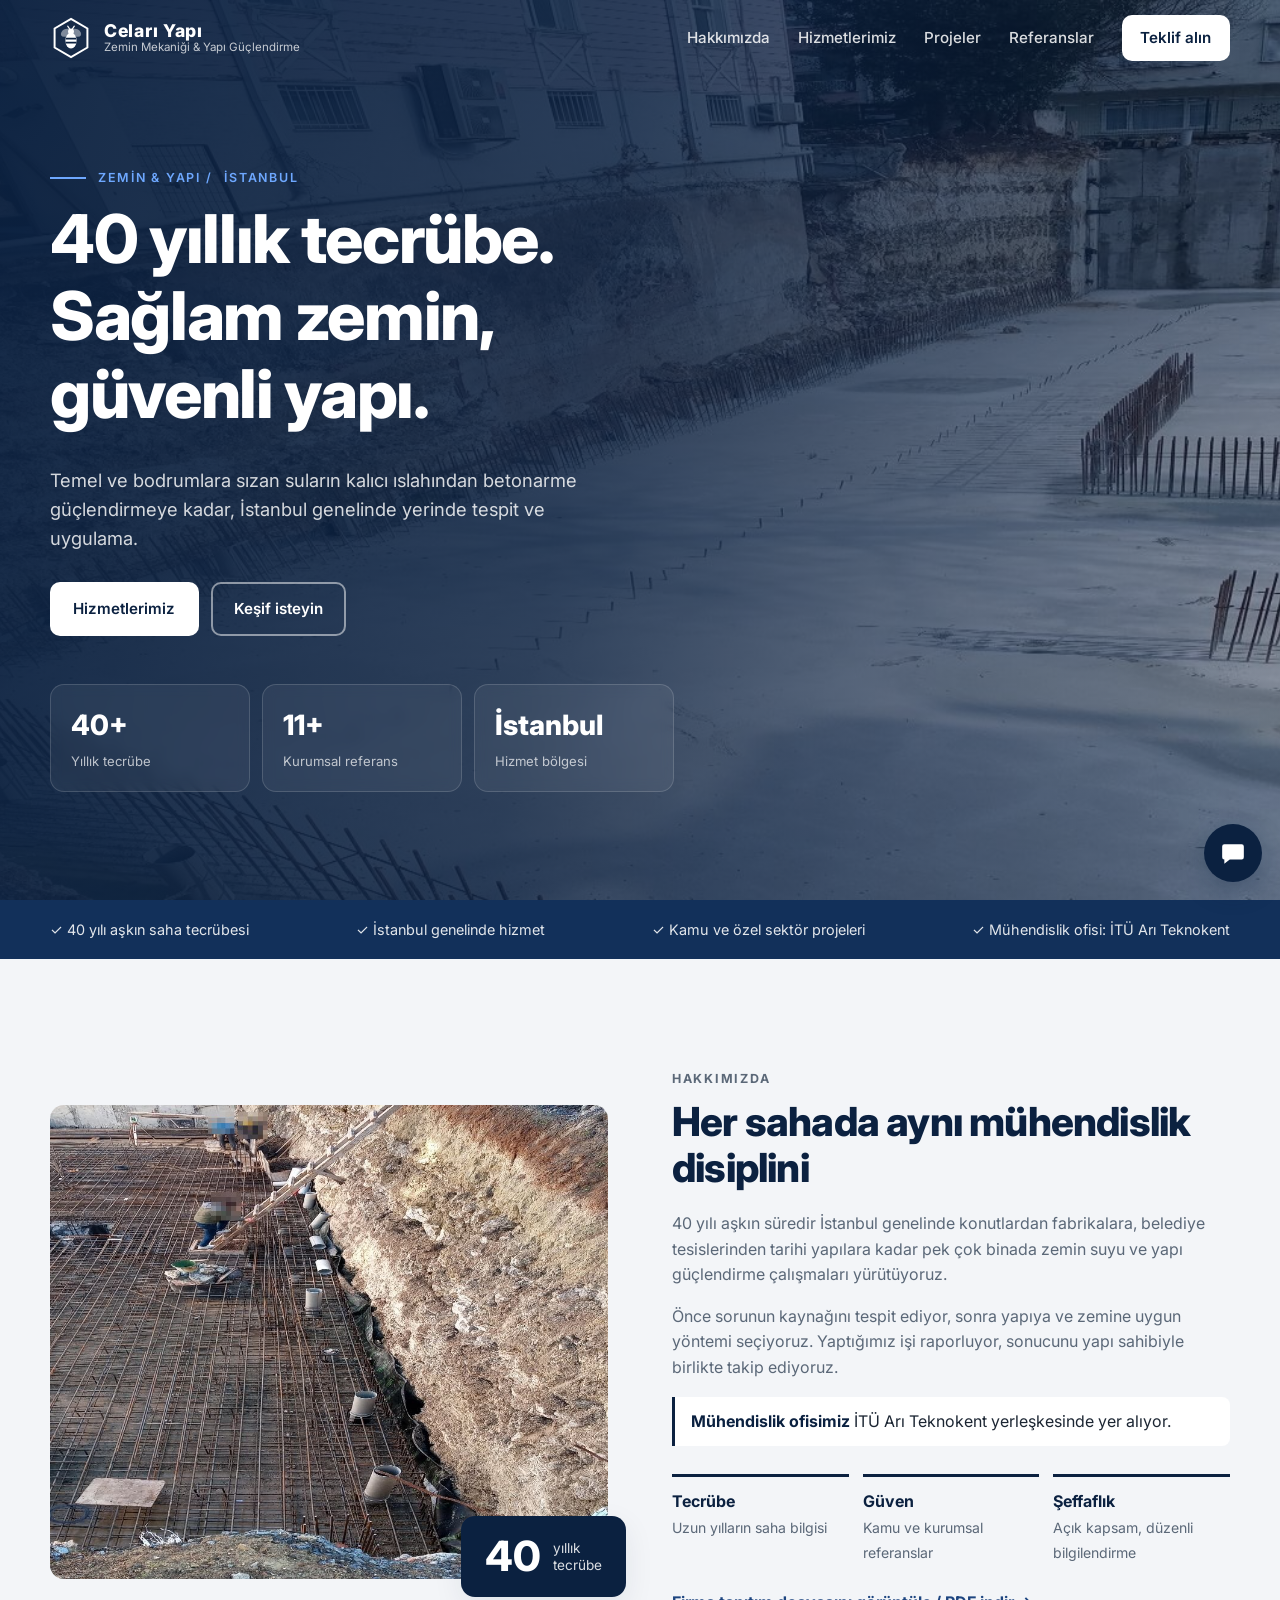
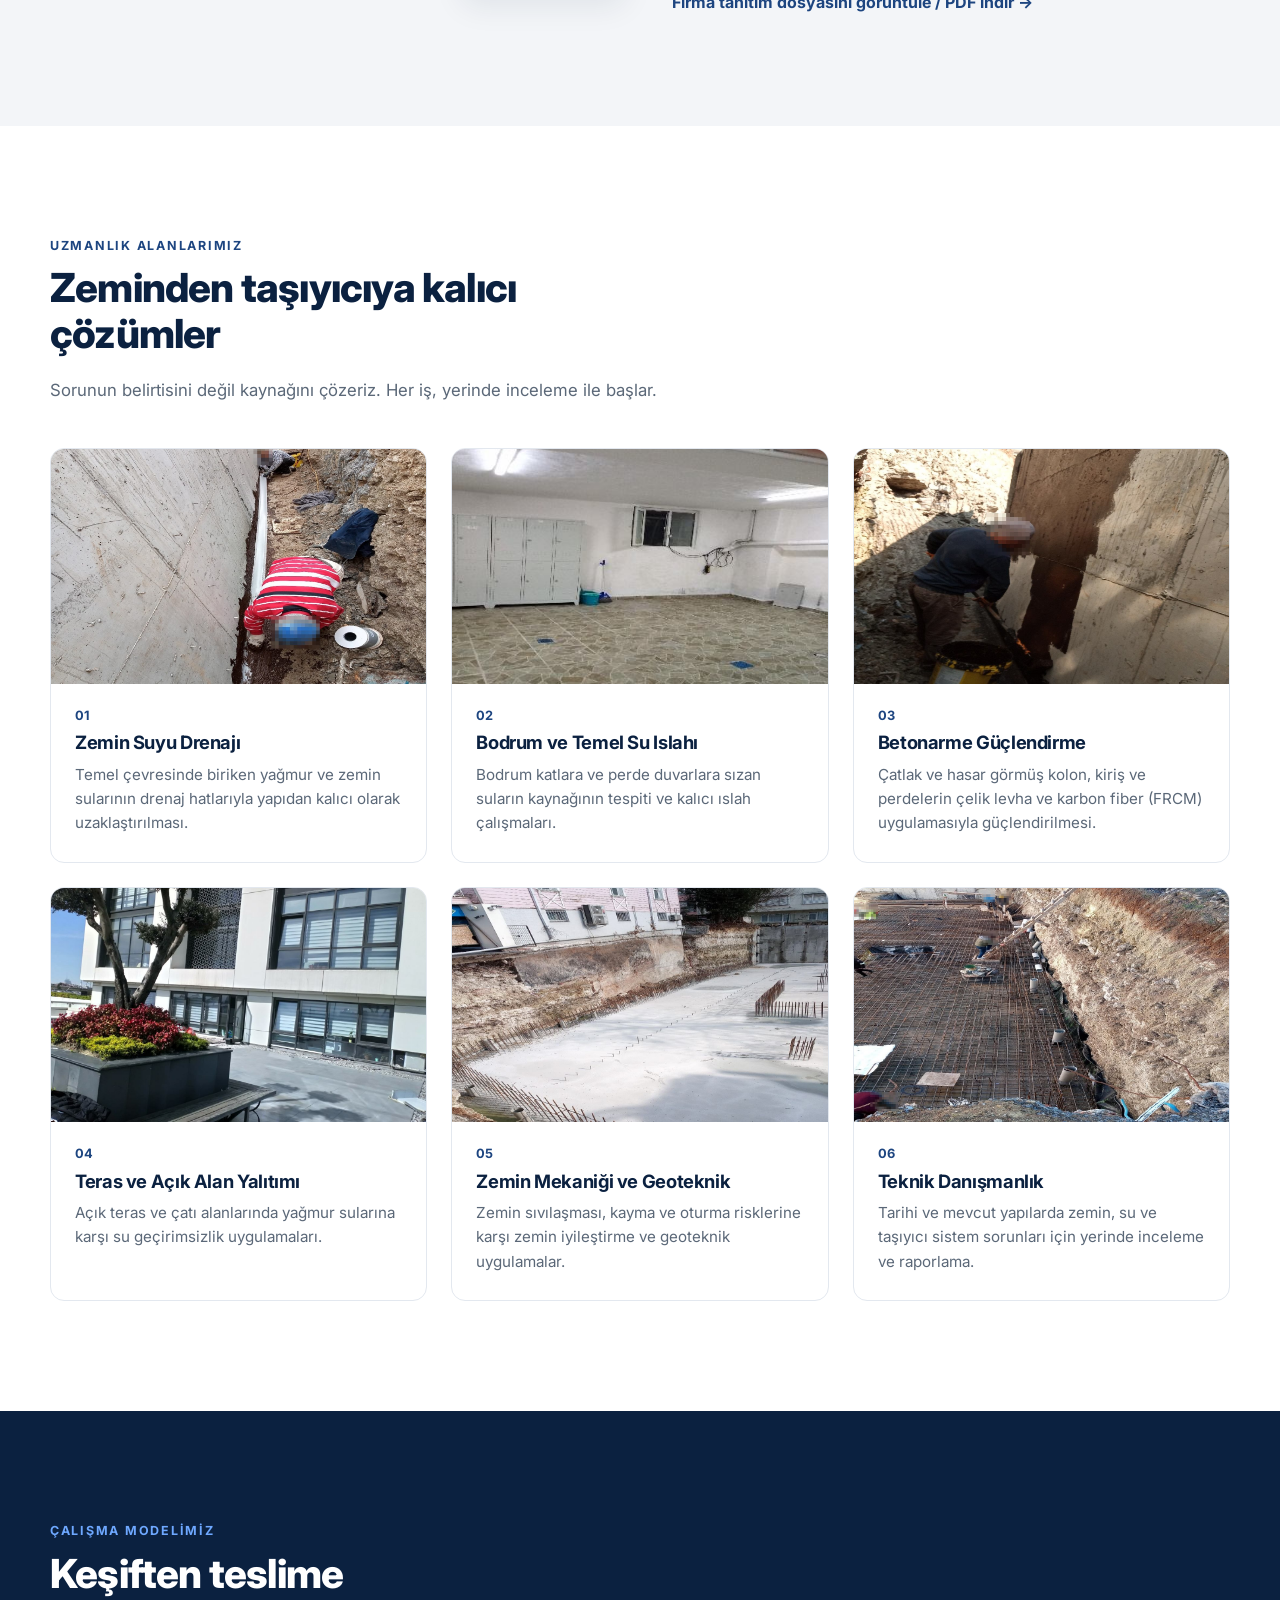
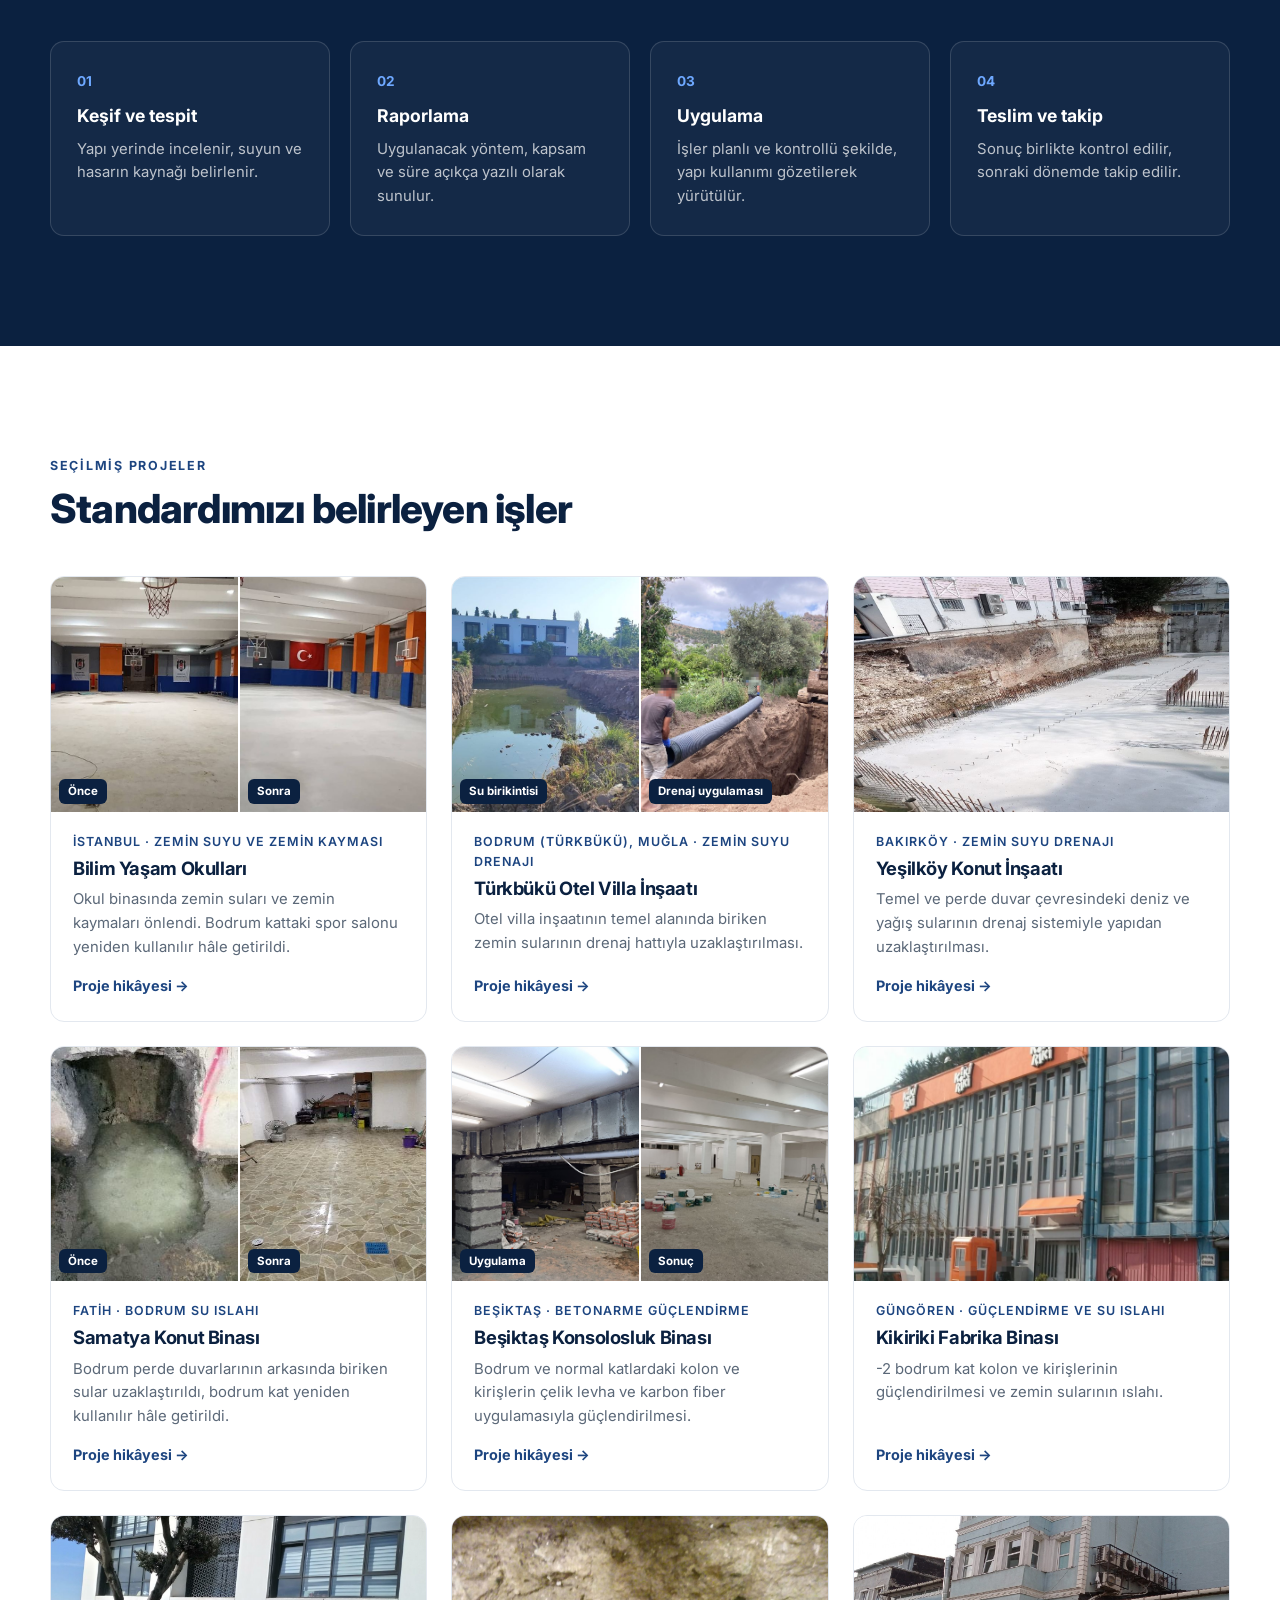
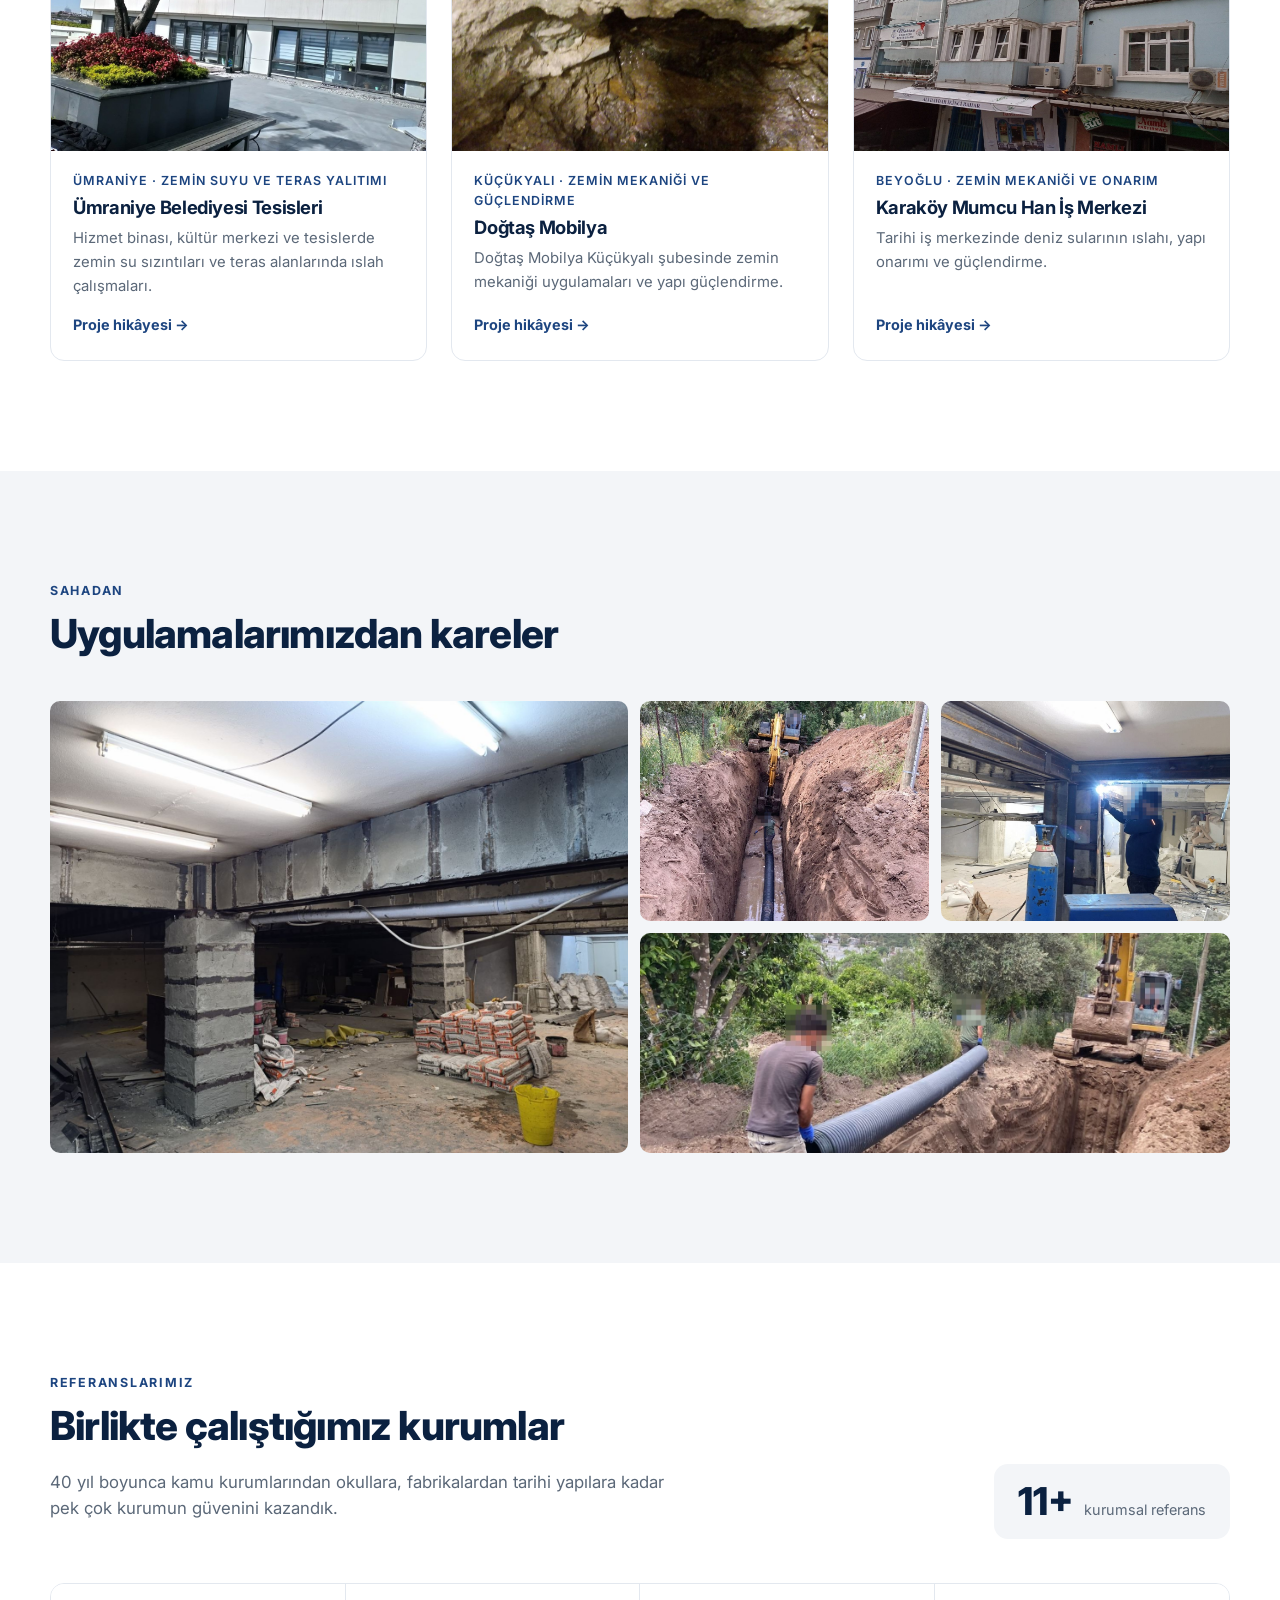
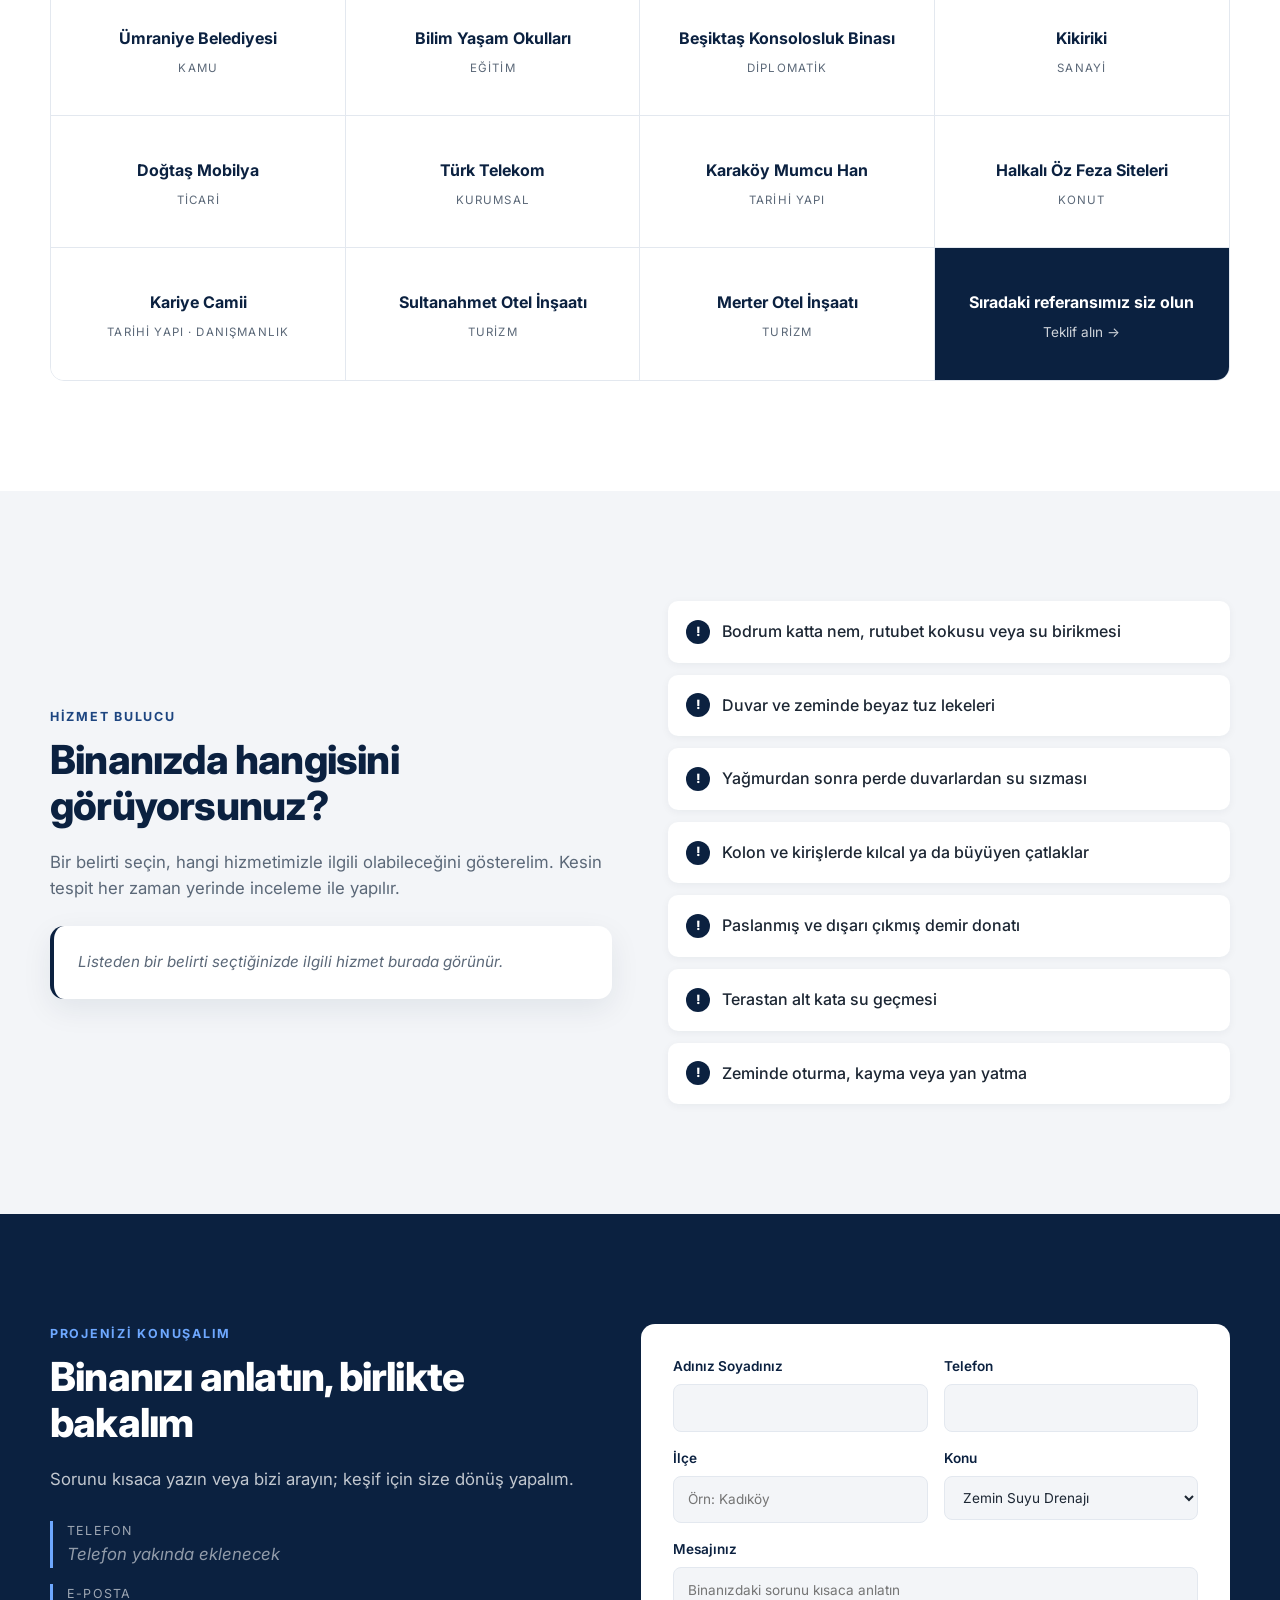
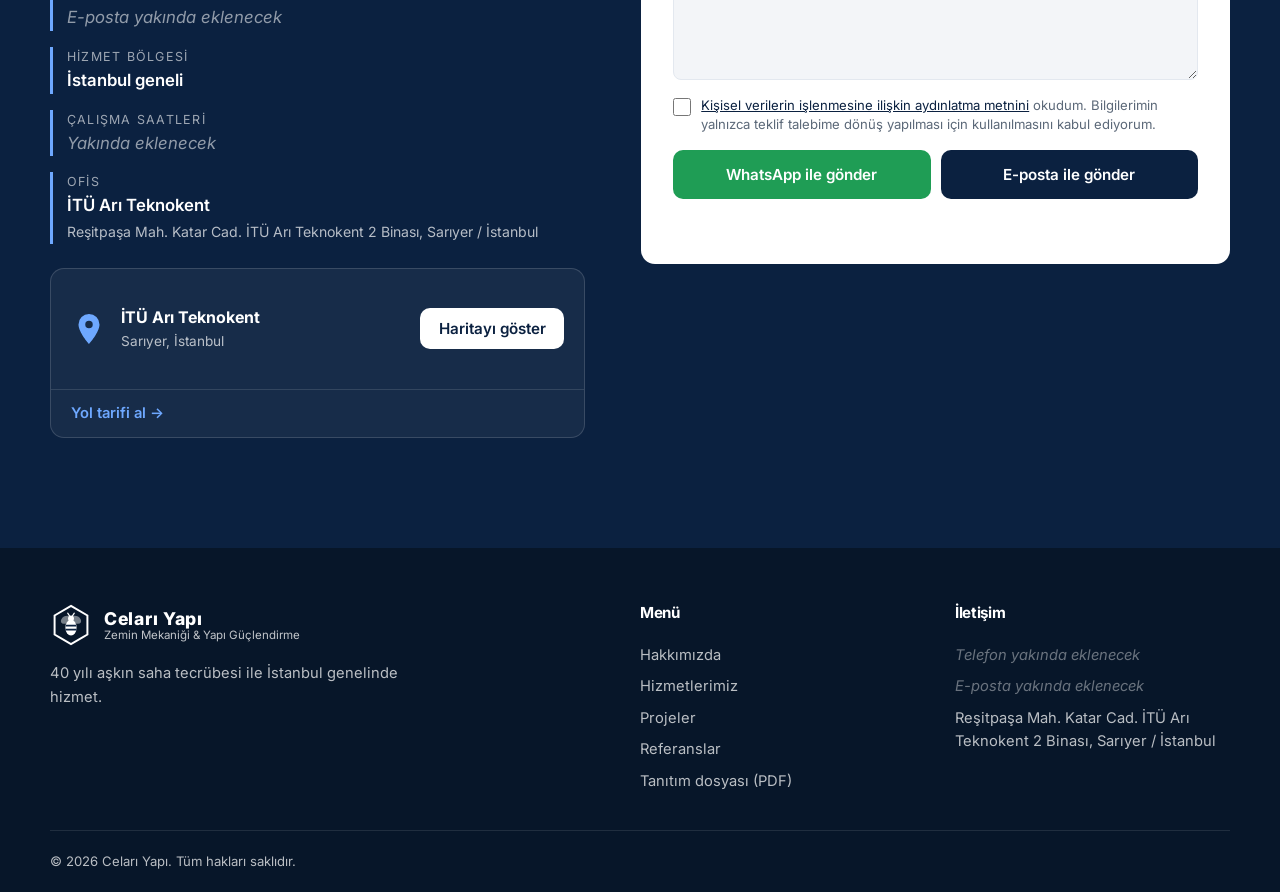
<file: index.html>
<!doctype html>
<html lang="tr">
<head>
  <meta charset="utf-8">
  <meta name="viewport" content="width=device-width, initial-scale=1">
  <title>Zemin Mekaniği ve Yapı Güçlendirme</title>
  <meta name="description" content="40 yıllık tecrübeyle zemin suyu drenajı, bodrum su ıslahı ve betonarme güçlendirme.">
  <!-- TASLAK: Site bitene kadar arama motorlarında listelenmesin. Yayına hazır olunca bu satır silinecek. -->
  <meta name="robots" content="noindex, nofollow">
  <link rel="preconnect" href="https://fonts.googleapis.com">
  <link rel="preconnect" href="https://fonts.gstatic.com" crossorigin>
  <link href="https://fonts.googleapis.com/css2?family=Inter:wght@400;500;600;700;800&display=swap" rel="stylesheet">
  <link rel="stylesheet" href="stil.css">
  <link rel="stylesheet" href="sohbet.css">
</head>
<body>
  <a href="#icerik" class="icerige-gec">İçeriğe geç</a>

  <!-- Arı simgesi: tek yerde tanımlanır, logoda ve başka yerlerde tekrar kullanılır -->
  <svg width="0" height="0" style="position:absolute" aria-hidden="true">
    <symbol id="ari" viewBox="0 0 64 64">
      <path d="M32 3 57 17.5v29L32 61 7 46.5v-29Z" fill="none" stroke="currentColor" stroke-width="3"/>
      <ellipse cx="24" cy="24" rx="8" ry="5.5" transform="rotate(-30 24 24)" fill="currentColor" opacity=".45"/>
      <ellipse cx="40" cy="24" rx="8" ry="5.5" transform="rotate(30 40 24)" fill="currentColor" opacity=".45"/>
      <ellipse cx="32" cy="36" rx="8.5" ry="12" fill="currentColor"/>
      <path d="M24.2 33h15.6M23.8 39h16.4" stroke="var(--ari-cizgi, #0b2140)" stroke-width="2.6"/>
      <circle cx="32" cy="22" r="4.5" fill="currentColor"/>
      <path d="M30 18.5 27 14M34 18.5 37 14" stroke="currentColor" stroke-width="1.8" stroke-linecap="round"/>
    </symbol>
  </svg>

  <header class="ust" id="ust">
    <div class="kap ust-ic">
      <a href="#giris" class="logo" aria-label="Ana sayfa">
        <svg class="logo-ari"><use href="#ari"/></svg>
        <span class="logo-yazi">
          <strong data-ayar="firma.ad"></strong>
          <small data-ayar="firma.altBaslik"></small>
        </span>
      </a>
      <nav class="menu" id="menu" aria-label="Ana menü">
        <a href="#hakkimizda">Hakkımızda</a>
        <a href="#hizmetler">Hizmetlerimiz</a>
        <a href="#projeler">Projeler</a>
        <a href="#referanslar">Referanslar</a>
        <a href="#iletisim" class="dugme dugme-acik">Teklif alın</a>
      </nav>
      <button class="menu-ac" id="menuAc" aria-label="Menüyü aç" aria-expanded="false" aria-controls="menu">
        <span></span><span></span><span></span>
      </button>
    </div>
  </header>

  <main id="icerik" tabindex="-1">
    <!-- GİRİŞ -->
    <section class="giris" id="giris">
      <div class="giris-arka" style="background-image:url('gorseller/giris-santiye.jpg')"></div>
      <div class="kap giris-ic">
        <p class="etiket"><span class="cizgi"></span>Zemin & Yapı / <span data-ayar="firma.bolge"></span></p>
        <h1><span data-ayar="firma.deneyimYili"></span> yıllık tecrübe.<br>Sağlam zemin, güvenli yapı.</h1>
        <p class="giris-metin">Temel ve bodrumlara sızan suların kalıcı ıslahından betonarme güçlendirmeye kadar, <span data-ayar="firma.bolge"></span> genelinde yerinde tespit ve uygulama.</p>
        <div class="dugmeler">
          <a href="#hizmetler" class="dugme dugme-acik">Hizmetlerimiz</a>
          <a href="#iletisim" class="dugme dugme-cerceve">Keşif isteyin</a>
        </div>

        <div class="rakamlar">
          <div><strong><span data-ayar="firma.deneyimYili"></span>+</strong><span>Yıllık tecrübe</span></div>
          <div><strong id="referansSayisi"></strong><span>Kurumsal referans</span></div>
          <div><strong data-ayar="firma.bolge"></strong><span>Hizmet bölgesi</span></div>
        </div>
      </div>
    </section>

    <!-- GÜVEN ŞERİDİ -->
    <div class="serit">
      <div class="kap serit-ic">
        <span>✓ <span data-ayar="firma.kurulusMetni"></span></span>
        <span>✓ <span data-ayar="firma.bolge"></span> genelinde hizmet</span>
        <span>✓ Kamu ve özel sektör projeleri</span>
        <span>✓ Mühendislik ofisi: <span data-ayar="iletisim.ofisAdi"></span></span>
      </div>
    </div>

    <!-- HAKKIMIZDA -->
    <section class="bolum bolum-gri" id="hakkimizda">
      <div class="kap hakkimizda">
        <div class="hakkimizda-gorsel">
          <img src="gorseller/hakkimizda.jpg" alt="Temel donatı imalatı yapılan şantiye" loading="lazy">
          <div class="rozet"><strong><span data-ayar="firma.deneyimYili"></span></strong><span>yıllık<br>tecrübe</span></div>
        </div>
        <div>
          <p class="ust-baslik">Hakkımızda</p>
          <h2>Her sahada aynı mühendislik disiplini</h2>
          <p><span data-ayar="firma.deneyimYili"></span> yılı aşkın süredir <span data-ayar="firma.bolge"></span> genelinde konutlardan fabrikalara, belediye tesislerinden tarihi yapılara kadar pek çok binada zemin suyu ve yapı güçlendirme çalışmaları yürütüyoruz.</p>
          <p>Önce sorunun kaynağını tespit ediyor, sonra yapıya ve zemine uygun yöntemi seçiyoruz. Yaptığımız işi raporluyor, sonucunu yapı sahibiyle birlikte takip ediyoruz.</p>
          <p class="ofis-not"><strong>Mühendislik ofisimiz</strong> <span data-ayar="iletisim.ofisAdi"></span> yerleşkesinde yer alıyor.</p>
          <div class="ozellikler">
            <div><strong>Tecrübe</strong><span>Uzun yılların saha bilgisi</span></div>
            <div><strong>Güven</strong><span>Kamu ve kurumsal referanslar</span></div>
            <div><strong>Şeffaflık</strong><span>Açık kapsam, düzenli bilgilendirme</span></div>
          </div>
          <a href="tanitim.html" class="tanitim-bag">Firma tanıtım dosyasını görüntüle / PDF indir →</a>
        </div>
      </div>
    </section>

    <!-- HİZMETLER -->
    <section class="bolum" id="hizmetler">
      <div class="kap">
        <div class="bolum-bas">
          <p class="ust-baslik">Uzmanlık alanlarımız</p>
          <h2>Zeminden taşıyıcıya kalıcı çözümler</h2>
          <p class="bolum-metin">Sorunun belirtisini değil kaynağını çözeriz. Her iş, yerinde inceleme ile başlar.</p>
        </div>
        <div class="kartlar" id="hizmetListesi"></div>
      </div>
    </section>

    <!-- ÇALIŞMA MODELİ -->
    <section class="bolum bolum-koyu">
      <div class="kap">
        <div class="bolum-bas">
          <p class="ust-baslik">Çalışma modelimiz</p>
          <h2>Keşiften teslime</h2>
        </div>
        <ol class="adimlar">
          <li><span>01</span><strong>Keşif ve tespit</strong><p>Yapı yerinde incelenir, suyun ve hasarın kaynağı belirlenir.</p></li>
          <li><span>02</span><strong>Raporlama</strong><p>Uygulanacak yöntem, kapsam ve süre açıkça yazılı olarak sunulur.</p></li>
          <li><span>03</span><strong>Uygulama</strong><p>İşler planlı ve kontrollü şekilde, yapı kullanımı gözetilerek yürütülür.</p></li>
          <li><span>04</span><strong>Teslim ve takip</strong><p>Sonuç birlikte kontrol edilir, sonraki dönemde takip edilir.</p></li>
        </ol>
      </div>
    </section>

    <!-- PROJELER -->
    <section class="bolum" id="projeler">
      <div class="kap">
        <div class="bolum-bas">
          <p class="ust-baslik">Seçilmiş projeler</p>
          <h2>Standardımızı belirleyen işler</h2>
        </div>
        <div class="projeler" id="projeListesi"></div>
      </div>
    </section>

    <!-- SAHADAN -->
    <section class="bolum bolum-gri">
      <div class="kap">
        <div class="bolum-bas">
          <p class="ust-baslik">Sahadan</p>
          <h2>Uygulamalarımızdan kareler</h2>
        </div>
        <div class="galeri">
          <img src="gorseller/konsolosluk-17.jpg" alt="Kolon ve kirişlerin çelik lamalarla güçlendirilmesi" loading="lazy">
          <img src="gorseller/saha-hendek.jpg" alt="Hendeğe drenaj borusu döşenmesi" loading="lazy">
          <img src="gorseller/konsolosluk-19.jpg" alt="Çelik elemanların kaynakla birleştirilmesi" loading="lazy">
          <img src="gorseller/saha-boru.jpg" alt="Drenaj borusunun kazı alanına indirilmesi" loading="lazy">
        </div>
      </div>
    </section>

    <!-- REFERANSLAR -->
    <section class="bolum" id="referanslar">
      <div class="kap">
        <div class="referans-bas">
          <div class="bolum-bas">
            <p class="ust-baslik">Referanslarımız</p>
            <h2>Birlikte çalıştığımız kurumlar</h2>
            <p class="bolum-metin"><span data-ayar="firma.deneyimYili"></span> yıl boyunca kamu kurumlarından okullara, fabrikalardan tarihi yapılara kadar pek çok kurumun güvenini kazandık.</p>
          </div>
          <div class="referans-rozet">
            <strong id="referansSayisi2"></strong>
            <span>kurumsal referans</span>
          </div>
        </div>
        <ul class="referanslar" id="referansListesi"></ul>
      </div>
    </section>

    <!-- BELİRTİLER -->
    <section class="bolum bolum-gri" id="hizmetBulucu">
      <div class="kap belirti">
        <div>
          <p class="ust-baslik">Hizmet bulucu</p>
          <h2>Binanızda hangisini görüyorsunuz?</h2>
          <p class="bolum-metin">Bir belirti seçin, hangi hizmetimizle ilgili olabileceğini gösterelim. Kesin tespit her zaman yerinde inceleme ile yapılır.</p>
          <div class="bulucu-sonuc" id="bulucuSonuc" aria-live="polite">
            <p class="bulucu-bos">Listeden bir belirti seçtiğinizde ilgili hizmet burada görünür.</p>
          </div>
        </div>
        <ul class="belirti-liste" id="belirtiListesi"></ul>
      </div>
    </section>

    <!-- İLETİŞİM -->
    <section class="bolum bolum-koyu" id="iletisim">
      <div class="kap iletisim">
        <div>
          <p class="ust-baslik">Projenizi konuşalım</p>
          <h2>Binanızı anlatın, birlikte bakalım</h2>
          <p class="bolum-metin">Sorunu kısaca yazın veya bizi arayın; keşif için size dönüş yapalım.</p>
          <ul class="iletisim-bilgi">
            <li><span>Telefon</span><a data-iletisim="telefon"></a></li>
            <li><span>E-posta</span><a data-iletisim="eposta"></a></li>
            <li><span>Hizmet bölgesi</span><strong><span data-ayar="firma.bolge"></span> geneli</strong></li>
            <li><span>Çalışma saatleri</span><strong data-ayar="iletisim.calismaSaatleri"></strong></li>
            <li><span>Ofis</span><strong data-ayar="iletisim.ofisAdi"></strong><small class="adres" data-ayar="iletisim.adres"></small></li>
          </ul>
          <!-- Harita: sayfa açılınca yüklenmez; ziyaretçi düğmeye basınca açılır (hız ve gizlilik için) -->
          <div class="harita" id="harita" hidden>
            <div class="harita-kapak" id="haritaKapak">
              <svg aria-hidden="true" viewBox="0 0 24 24"><path d="M12 2a7 7 0 0 0-7 7c0 5.2 7 13 7 13s7-7.8 7-13a7 7 0 0 0-7-7Zm0 9.5A2.5 2.5 0 1 1 12 6.5a2.5 2.5 0 0 1 0 5Z" fill="currentColor"/></svg>
              <div>
                <strong data-ayar="iletisim.ofisAdi"></strong>
                <span>Sarıyer, İstanbul</span>
              </div>
              <button type="button" class="dugme dugme-acik" id="haritaGoster">Haritayı göster</button>
            </div>
            <a class="harita-yol" id="haritaYol" target="_blank" rel="noopener">Yol tarifi al →</a>
          </div>
        </div>
        <form class="form" id="iletisimFormu" novalidate>
          <label>Adınız Soyadınız<input name="ad" required autocomplete="name"></label>
          <label>Telefon<input name="telefon" type="tel" required autocomplete="tel"></label>
          <label>İlçe<input name="ilce" placeholder="Örn: Kadıköy"></label>
          <label>Konu
            <select name="konu" id="konuSecimi"></select>
          </label>
          <label class="tam">Mesajınız<textarea name="mesaj" rows="4" required placeholder="Binanızdaki sorunu kısaca anlatın"></textarea></label>
          <input type="text" name="_bot" tabindex="-1" autocomplete="off" aria-hidden="true" style="position:absolute;left:-9999px">
          <label class="onay tam">
            <input type="checkbox" name="kvkk" required>
            <span><a href="kvkk.html" target="_blank" rel="noopener">Kişisel verilerin işlenmesine ilişkin aydınlatma metnini</a> okudum. Bilgilerimin yalnızca teklif talebime dönüş yapılması için kullanılmasını kabul ediyorum.</span>
          </label>
          <div class="form-dugmeler tam">
            <button type="submit" name="kanal" value="whatsapp" class="dugme dugme-wp">WhatsApp ile gönder</button>
            <button type="submit" name="kanal" value="eposta" class="dugme dugme-acik">E-posta ile gönder</button>
          </div>
          <p class="form-not tam" id="formNot" role="status"></p>
        </form>
      </div>
    </section>
  </main>

  <footer class="alt">
    <div class="kap alt-ic">
      <div>
        <a href="#giris" class="logo">
          <svg class="logo-ari"><use href="#ari"/></svg>
          <span class="logo-yazi"><strong data-ayar="firma.ad"></strong><small data-ayar="firma.altBaslik"></small></span>
        </a>
        <p><span data-ayar="firma.kurulusMetni"></span> ile <span data-ayar="firma.bolge"></span> genelinde hizmet.</p>
      </div>
      <div>
        <h3>Menü</h3>
        <a href="#hakkimizda">Hakkımızda</a><a href="#hizmetler">Hizmetlerimiz</a><a href="#projeler">Projeler</a><a href="#referanslar">Referanslar</a><a href="tanitim.html">Tanıtım dosyası (PDF)</a>
      </div>
      <div>
        <h3>İletişim</h3>
        <a data-iletisim="telefon"></a>
        <a data-iletisim="eposta"></a>
        <span data-ayar="iletisim.adres"></span>
      </div>
    </div>
    <div class="kap alt-son">© <span id="yil"></span> <span data-ayar="firma.ad"></span>. Tüm hakları saklıdır.</div>
  </footer>

  <dialog class="hikaye" id="hikayePencere" aria-labelledby="hikayeBaslik">
    <button type="button" class="hikaye-kapat" data-kapat aria-label="Kapat">×</button>
    <div id="hikayeIcerik"></div>
  </dialog>

  <a class="whatsapp" id="whatsapp" hidden aria-label="WhatsApp ile yazın">WhatsApp</a>

  <script src="ayarlar.js"></script>
  <script src="site.js"></script>
  <script src="sohbet.js" defer></script>
</body>
</html>
</file>
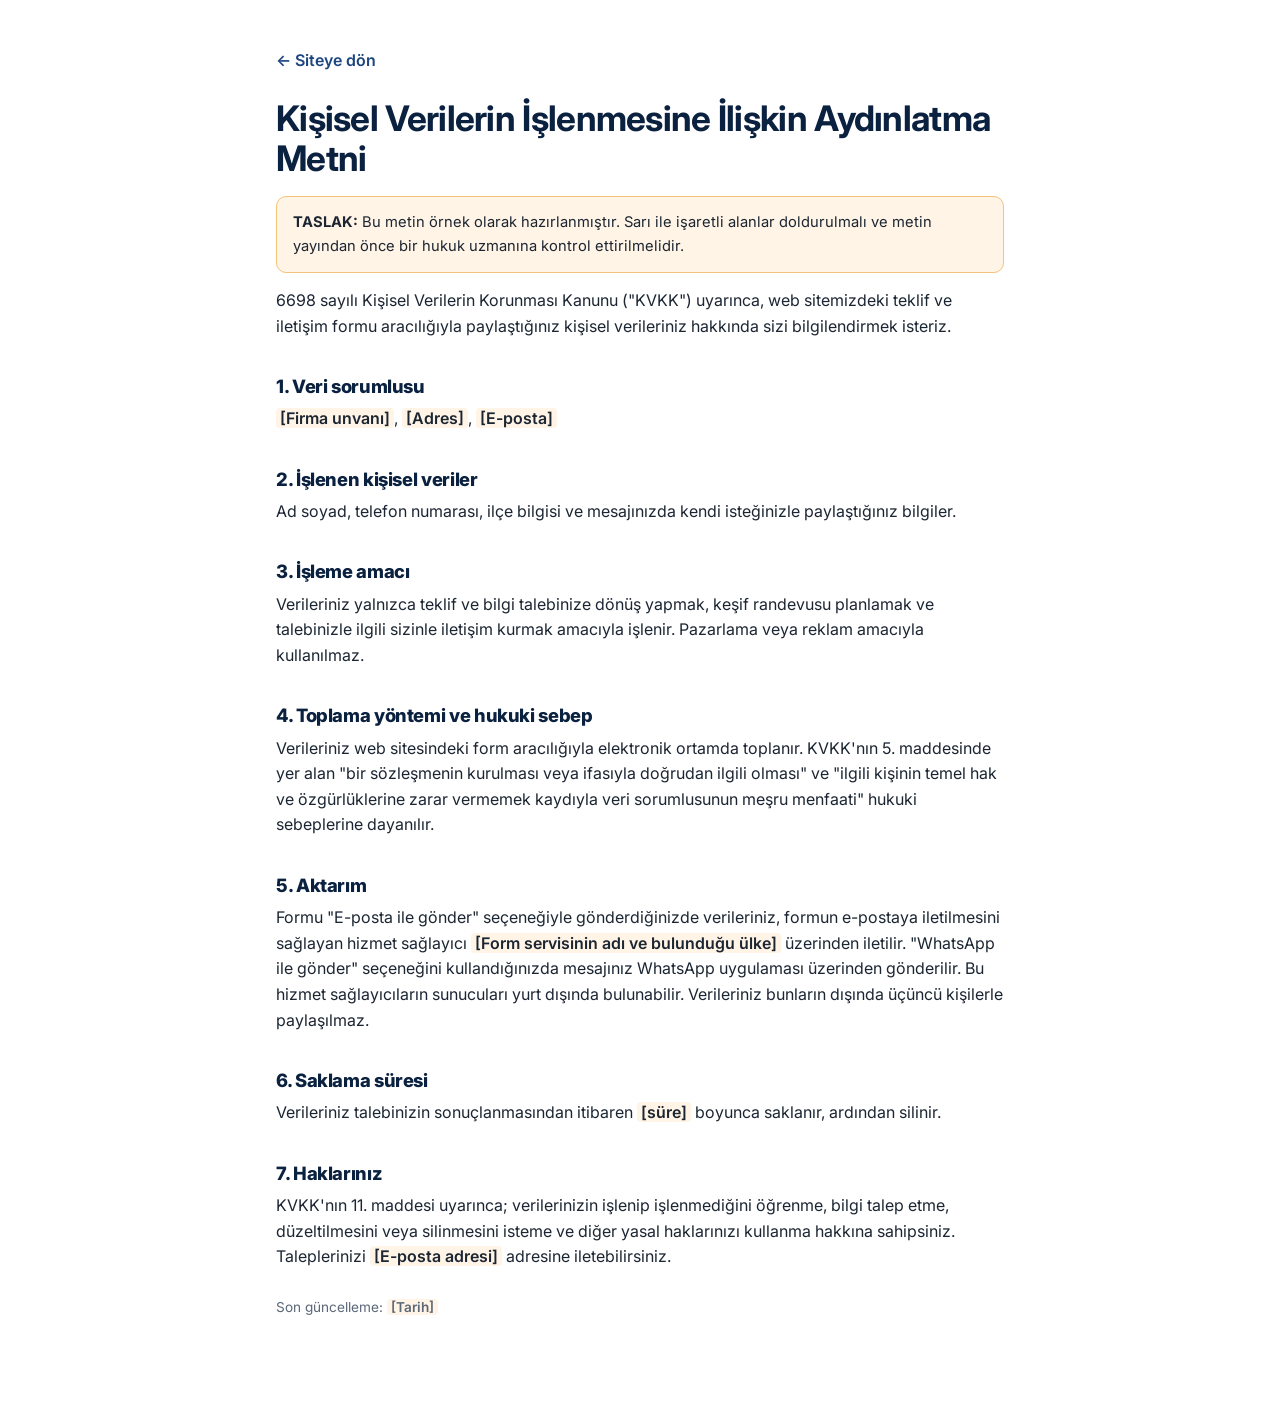
<file: kvkk.html>
<!doctype html>
<html lang="tr">
<head>
  <meta charset="utf-8">
  <meta name="viewport" content="width=device-width, initial-scale=1">
  <title>KVKK Aydınlatma Metni</title>
  <meta name="robots" content="noindex">
  <link href="https://fonts.googleapis.com/css2?family=Inter:wght@400;600;800&display=swap" rel="stylesheet">
  <link rel="stylesheet" href="stil.css">
  <style>
    .metin-sayfa { max-width: 760px; margin: 0 auto; padding: 48px 16px 80px; }
    .metin-sayfa h1 { font-size: clamp(1.6rem, 4vw, 2.2rem); color: var(--lacivert); }
    .metin-sayfa h2 { font-size: 1.15rem; margin-top: 2em; }
    .metin-sayfa p, .metin-sayfa li { color: var(--metin); }
    .taslak { background: #fff4e5; border: 1px solid #f5c27a; color: #7a4b00; padding: 14px 16px; border-radius: 10px; font-size: .92rem; }
    .doldur { background: #fff4e5; padding: 0 4px; border-radius: 4px; font-weight: 600; }
    .geri { display: inline-block; margin-bottom: 24px; color: var(--lacivert-3); font-weight: 600; }
  </style>
</head>
<body>
  <main class="metin-sayfa">
    <a class="geri" href="index.html#iletisim">← Siteye dön</a>
    <h1>Kişisel Verilerin İşlenmesine İlişkin Aydınlatma Metni</h1>

    <p class="taslak"><strong>TASLAK:</strong> Bu metin örnek olarak hazırlanmıştır. Sarı ile işaretli alanlar doldurulmalı ve metin yayından önce bir hukuk uzmanına kontrol ettirilmelidir.</p>

    <p>6698 sayılı Kişisel Verilerin Korunması Kanunu ("KVKK") uyarınca, web sitemizdeki teklif ve iletişim formu aracılığıyla paylaştığınız kişisel verileriniz hakkında sizi bilgilendirmek isteriz.</p>

    <h2>1. Veri sorumlusu</h2>
    <p><span class="doldur">[Firma unvanı]</span>, <span class="doldur">[Adres]</span>, <span class="doldur">[E-posta]</span></p>

    <h2>2. İşlenen kişisel veriler</h2>
    <p>Ad soyad, telefon numarası, ilçe bilgisi ve mesajınızda kendi isteğinizle paylaştığınız bilgiler.</p>

    <h2>3. İşleme amacı</h2>
    <p>Verileriniz yalnızca teklif ve bilgi talebinize dönüş yapmak, keşif randevusu planlamak ve talebinizle ilgili sizinle iletişim kurmak amacıyla işlenir. Pazarlama veya reklam amacıyla kullanılmaz.</p>

    <h2>4. Toplama yöntemi ve hukuki sebep</h2>
    <p>Verileriniz web sitesindeki form aracılığıyla elektronik ortamda toplanır. KVKK'nın 5. maddesinde yer alan "bir sözleşmenin kurulması veya ifasıyla doğrudan ilgili olması" ve "ilgili kişinin temel hak ve özgürlüklerine zarar vermemek kaydıyla veri sorumlusunun meşru menfaati" hukuki sebeplerine dayanılır.</p>

    <h2>5. Aktarım</h2>
    <p>Formu "E-posta ile gönder" seçeneğiyle gönderdiğinizde verileriniz, formun e-postaya iletilmesini sağlayan hizmet sağlayıcı <span class="doldur">[Form servisinin adı ve bulunduğu ülke]</span> üzerinden iletilir. "WhatsApp ile gönder" seçeneğini kullandığınızda mesajınız WhatsApp uygulaması üzerinden gönderilir. Bu hizmet sağlayıcıların sunucuları yurt dışında bulunabilir. Verileriniz bunların dışında üçüncü kişilerle paylaşılmaz.</p>

    <h2>6. Saklama süresi</h2>
    <p>Verileriniz talebinizin sonuçlanmasından itibaren <span class="doldur">[süre]</span> boyunca saklanır, ardından silinir.</p>

    <h2>7. Haklarınız</h2>
    <p>KVKK'nın 11. maddesi uyarınca; verilerinizin işlenip işlenmediğini öğrenme, bilgi talep etme, düzeltilmesini veya silinmesini isteme ve diğer yasal haklarınızı kullanma hakkına sahipsiniz. Taleplerinizi <span class="doldur">[E-posta adresi]</span> adresine iletebilirsiniz.</p>

    <p style="margin-top:2em;color:var(--metin-acik);font-size:.85rem">Son güncelleme: <span class="doldur">[Tarih]</span></p>
  </main>
</body>
</html>
</file>
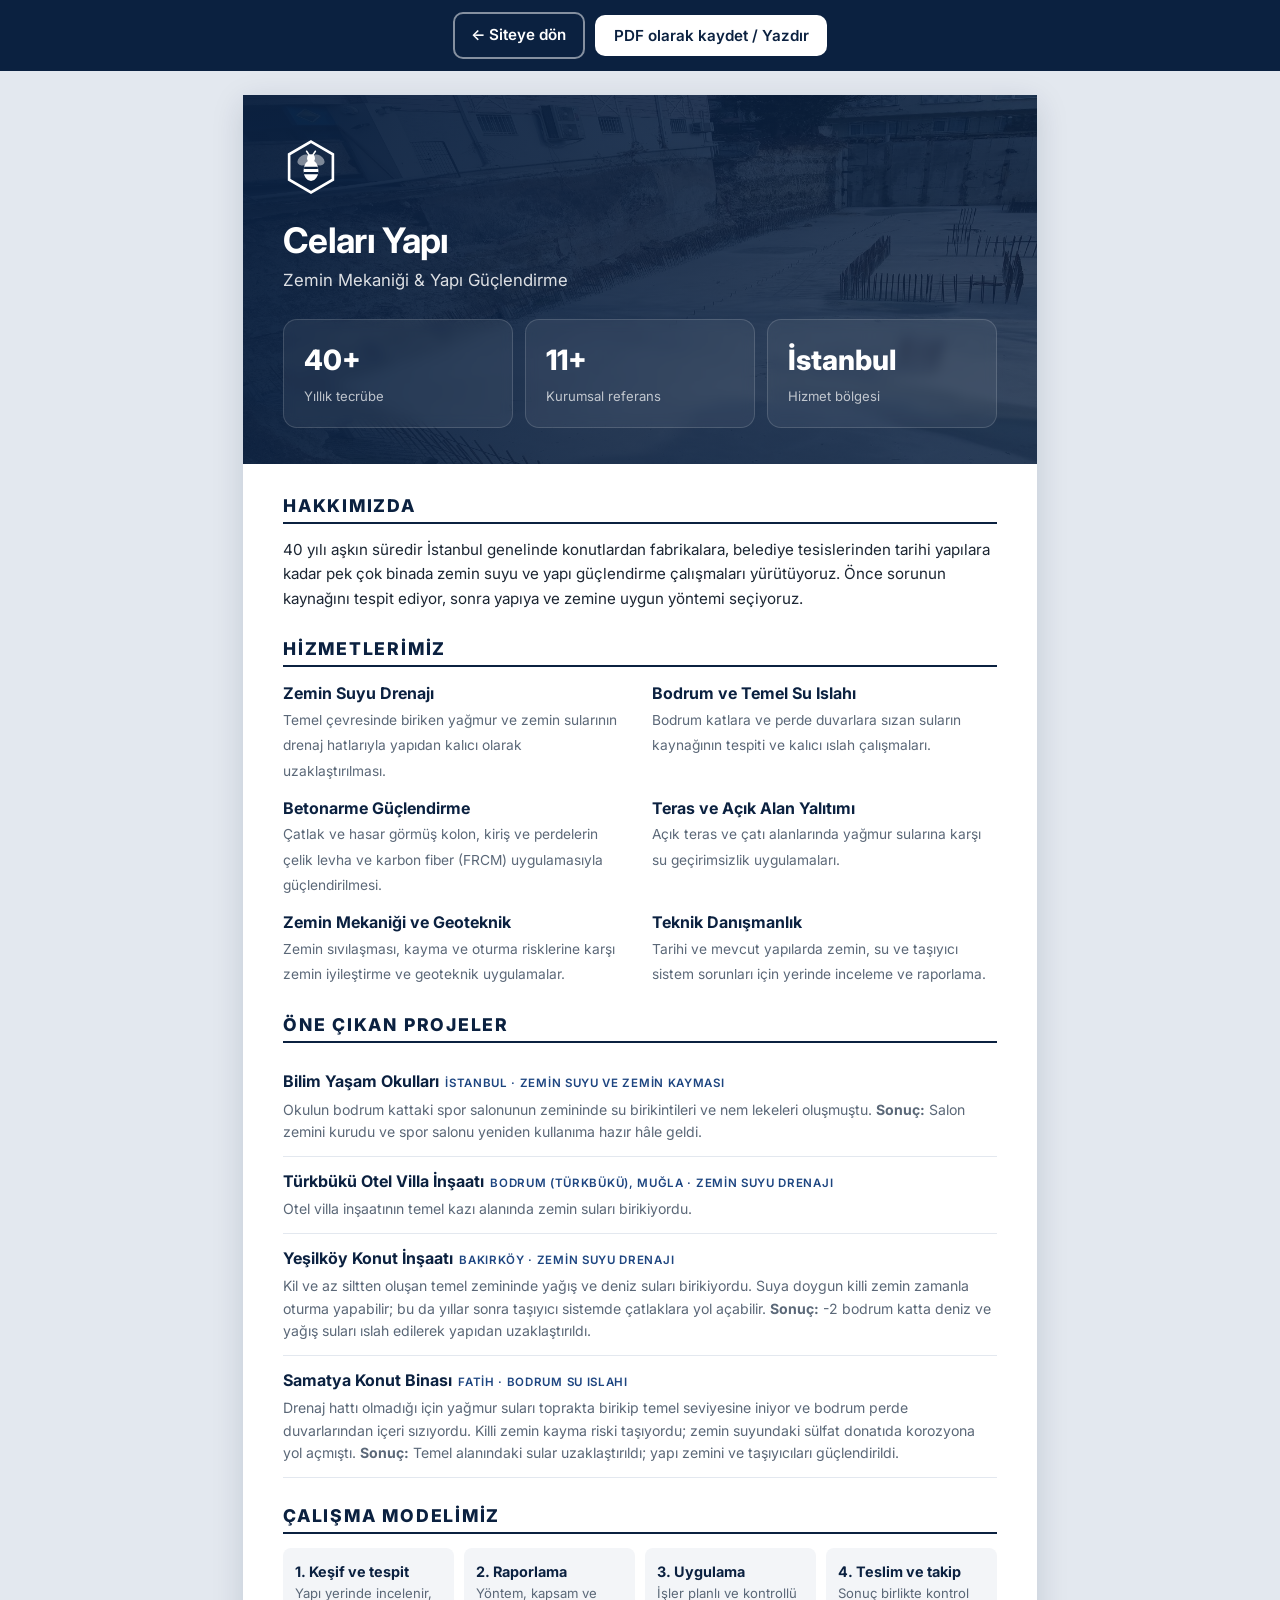
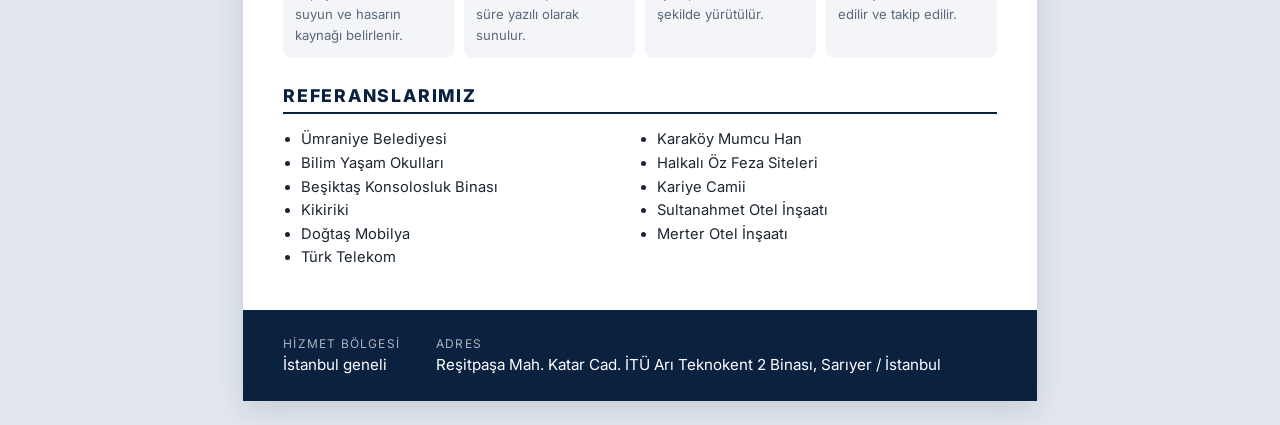
<file: tanitim.html>
<!doctype html>
<html lang="tr">
<head>
  <meta charset="utf-8">
  <meta name="viewport" content="width=device-width, initial-scale=1">
  <title>Firma Tanıtım Dosyası</title>
  <meta name="robots" content="noindex, nofollow">
  <link href="https://fonts.googleapis.com/css2?family=Inter:wght@400;500;600;700;800&display=swap" rel="stylesheet">
  <link rel="stylesheet" href="stil.css">
  <!--
    Firma tanıtım dosyası. Tüm içerik ayarlar.js dosyasından otomatik gelir.
    "PDF olarak kaydet" düğmesi tarayıcının yazdırma penceresini açar; oradan "PDF olarak kaydet" seçilir.
  -->
  <style>
    body { background: var(--gri-2); }
    .arac { position: sticky; top: 0; z-index: 5; display: flex; flex-wrap: wrap; gap: 10px; justify-content: center; align-items: center; padding: 12px 16px; background: var(--lacivert); color: var(--beyaz); font-size: .9rem; }
    .arac .dugme { padding: .6em 1.1em; }
    .sayfa { width: min(210mm, 100% - 32px); margin: 24px auto; background: var(--beyaz); box-shadow: 0 8px 30px rgba(11,33,64,.15); }
    .kapak { position: relative; color: var(--beyaz); background: var(--lacivert) center / cover; padding: 44px 40px 36px; }
    .kapak::before { content: ""; position: absolute; inset: 0; background: linear-gradient(100deg, rgba(11,33,64,.97), rgba(11,33,64,.8)); }
    .kapak > * { position: relative; }
    .kapak .logo-ari { width: 56px; height: 56px; }
    .kapak h1 { font-size: 2.2rem; margin: 18px 0 6px; }
    .kapak .kapak-alt { font-size: 1.05rem; opacity: .85; margin: 0; }
    .kapak .rakamlar { margin-top: 26px; grid-template-columns: repeat(3, 1fr); }
    .icerik { padding: 32px 40px 40px; }
    .icerik h2 { font-size: 1.1rem; text-transform: uppercase; letter-spacing: .1em; color: var(--lacivert); border-bottom: 2px solid var(--lacivert); padding-bottom: 6px; margin: 28px 0 14px; }
    .icerik h2:first-child { margin-top: 0; }
    .icerik p { color: var(--metin); font-size: .95rem; }
    .t-hizmetler { display: grid; grid-template-columns: 1fr 1fr; gap: 12px 24px; }
    .t-hizmetler div { break-inside: avoid; }
    .t-hizmetler strong { color: var(--lacivert); display: block; }
    .t-hizmetler span { font-size: .86rem; color: var(--metin-acik); }
    .t-proje { break-inside: avoid; padding: 12px 0; border-bottom: 1px solid var(--gri-2); }
    .t-proje:last-child { border-bottom: 0; }
    .t-proje strong { color: var(--lacivert); }
    .t-proje small { color: var(--lacivert-3); font-weight: 600; text-transform: uppercase; letter-spacing: .06em; font-size: .72rem; margin-left: 6px; }
    .t-proje p { margin: 4px 0 0; font-size: .88rem; color: var(--metin-acik); }
    .t-adimlar { display: grid; grid-template-columns: repeat(4, 1fr); gap: 10px; }
    .t-adimlar div { background: var(--gri-1); border-radius: 8px; padding: 12px; font-size: .82rem; color: var(--metin-acik); }
    .t-adimlar strong { display: block; color: var(--lacivert); font-size: .9rem; }
    .t-referanslar { columns: 2; padding-left: 18px; margin: 0; font-size: .92rem; }
    .t-iletisim { background: var(--lacivert); color: var(--beyaz); padding: 24px 40px; display: flex; flex-wrap: wrap; gap: 10px 36px; font-size: .95rem; }
    .t-iletisim span { opacity: .65; font-size: .75rem; text-transform: uppercase; letter-spacing: .1em; display: block; }
    @media (max-width: 600px) {
      .kapak, .icerik, .t-iletisim { padding-left: 20px; padding-right: 20px; }
      .t-hizmetler, .t-adimlar { grid-template-columns: 1fr; }
      .t-referanslar { columns: 1; }
    }
    @page { size: A4; margin: 0; }
    @media print {
      body { background: #fff; }
      .arac { display: none; }
      .sayfa { width: auto; margin: 0; box-shadow: none; }
      * { -webkit-print-color-adjust: exact; print-color-adjust: exact; }
      .t-adimlar { grid-template-columns: repeat(4, 1fr); }
    }
  </style>
</head>
<body>
  <svg width="0" height="0" style="position:absolute" aria-hidden="true">
    <symbol id="ari" viewBox="0 0 64 64">
      <path d="M32 3 57 17.5v29L32 61 7 46.5v-29Z" fill="none" stroke="currentColor" stroke-width="3"/>
      <ellipse cx="24" cy="24" rx="8" ry="5.5" transform="rotate(-30 24 24)" fill="currentColor" opacity=".45"/>
      <ellipse cx="40" cy="24" rx="8" ry="5.5" transform="rotate(30 40 24)" fill="currentColor" opacity=".45"/>
      <ellipse cx="32" cy="36" rx="8.5" ry="12" fill="currentColor"/>
      <path d="M24.2 33h15.6M23.8 39h16.4" stroke="var(--ari-cizgi, #0b2140)" stroke-width="2.6"/>
      <circle cx="32" cy="22" r="4.5" fill="currentColor"/>
      <path d="M30 18.5 27 14M34 18.5 37 14" stroke="currentColor" stroke-width="1.8" stroke-linecap="round"/>
    </symbol>
  </svg>

  <div class="arac">
    <a href="index.html" class="dugme dugme-cerceve">← Siteye dön</a>
    <button type="button" class="dugme dugme-acik" onclick="window.print()">PDF olarak kaydet / Yazdır</button>
  </div>

  <main class="sayfa" id="tanitim"></main>

  <script src="ayarlar.js"></script>
  <script>
    (function () {
      const A = AYARLAR;
      const k = (s) => String(s || "").replace(/[&<>"']/g, (c) => ({ "&": "&amp;", "<": "&lt;", ">": "&gt;", '"': "&quot;", "'": "&#39;" }[c]));
      const tel = (A.iletisim.telefon || "").trim();
      const eposta = (A.iletisim.eposta || "").trim();
      const iletisim = [
        tel && `<div><span>Telefon</span>${k(tel)}</div>`,
        eposta && `<div><span>E-posta</span>${k(eposta)}</div>`,
        `<div><span>Hizmet bölgesi</span>${k(A.firma.bolge)} geneli</div>`,
        A.iletisim.adres && A.iletisim.adres !== A.firma.bolge && `<div><span>Adres</span>${k(A.iletisim.adres)}</div>`
      ].filter(Boolean).join("");
      // Hikâyesi olan ilk 4 proje tanıtımda yer alır
      const projeler = A.projeler.filter((p) => p.hikaye).slice(0, 4);

      document.title = `${A.firma.ad} – Firma Tanıtım Dosyası`;
      document.getElementById("tanitim").innerHTML = `
        <header class="kapak" style="background-image:url('gorseller/giris-santiye.jpg')">
          <svg class="logo-ari" aria-hidden="true"><use href="#ari"/></svg>
          <h1>${k(A.firma.ad)}</h1>
          <p class="kapak-alt">${k(A.firma.altBaslik)}</p>
          <div class="rakamlar">
            <div><strong>${k(A.firma.deneyimYili)}+</strong><span>Yıllık tecrübe</span></div>
            <div><strong>${A.referanslar.length}+</strong><span>Kurumsal referans</span></div>
            <div><strong>${k(A.firma.bolge)}</strong><span>Hizmet bölgesi</span></div>
          </div>
        </header>
        <div class="icerik">
          <h2>Hakkımızda</h2>
          <p>${k(A.firma.deneyimYili)} yılı aşkın süredir ${k(A.firma.bolge)} genelinde konutlardan fabrikalara, belediye tesislerinden tarihi yapılara kadar pek çok binada zemin suyu ve yapı güçlendirme çalışmaları yürütüyoruz. Önce sorunun kaynağını tespit ediyor, sonra yapıya ve zemine uygun yöntemi seçiyoruz.</p>

          <h2>Hizmetlerimiz</h2>
          <div class="t-hizmetler">${A.hizmetler.map((h) => `<div><strong>${k(h.baslik)}</strong><span>${k(h.metin)}</span></div>`).join("")}</div>

          <h2>Öne çıkan projeler</h2>
          ${projeler.map((p) => `<div class="t-proje"><strong>${k(p.baslik)}</strong><small>${k(p.yer)} · ${k(p.tur)}</small>
            <p>${k(p.hikaye.durum)}${p.hikaye.sonuc ? " <b>Sonuç:</b> " + k(p.hikaye.sonuc) : ""}</p></div>`).join("")}

          <h2>Çalışma modelimiz</h2>
          <div class="t-adimlar">
            <div><strong>1. Keşif ve tespit</strong>Yapı yerinde incelenir, suyun ve hasarın kaynağı belirlenir.</div>
            <div><strong>2. Raporlama</strong>Yöntem, kapsam ve süre yazılı olarak sunulur.</div>
            <div><strong>3. Uygulama</strong>İşler planlı ve kontrollü şekilde yürütülür.</div>
            <div><strong>4. Teslim ve takip</strong>Sonuç birlikte kontrol edilir ve takip edilir.</div>
          </div>

          <h2>Referanslarımız</h2>
          <ul class="t-referanslar">${A.referanslar.map((r) => `<li>${k(r.ad)}</li>`).join("")}</ul>
        </div>
        <footer class="t-iletisim">${iletisim}</footer>`;
    })();
  </script>
</body>
</html>
</file>
<file: stil.css>
/* Renkler tek yerden yönetilir */
:root {
  --lacivert: #0b2140;
  --lacivert-2: #12305a;
  --lacivert-3: #1d4580;
  --vurgu: #6ea8ff;
  --beyaz: #ffffff;
  --gri-1: #f3f5f8;
  --gri-2: #e3e8ef;
  --metin: #1c2633;
  --metin-acik: #5b6878;
  --yaricap: 14px;
  --golge: 0 10px 30px rgba(11, 33, 64, .08);
}

* { box-sizing: border-box; }
html { scroll-behavior: smooth; scroll-padding-top: 80px; }
body { margin: 0; font-family: "Inter", system-ui, sans-serif; color: var(--metin); background: var(--beyaz); line-height: 1.6; -webkit-font-smoothing: antialiased; }
img { max-width: 100%; display: block; }
a { color: inherit; text-decoration: none; }
h1, h2, h3 { line-height: 1.15; margin: 0 0 .5em; letter-spacing: -.02em; }
h2 { font-size: clamp(1.7rem, 3.2vw, 2.5rem); font-weight: 800; color: var(--lacivert); }
h3 { font-size: 1.15rem; font-weight: 700; }
p { margin: 0 0 1em; }

.kap { width: min(1180px, 100% - 32px); margin-inline: auto; }

/* Düğmeler */
.dugme { display: inline-flex; align-items: center; justify-content: center; gap: .5em; padding: .85em 1.4em; border-radius: 10px; font-weight: 600; font-size: .95rem; border: 2px solid transparent; cursor: pointer; transition: background .2s, color .2s, border-color .2s; font-family: inherit; }
.dugme-acik { background: var(--beyaz); color: var(--lacivert); }
.dugme-acik:hover { background: var(--gri-2); }
.dugme-cerceve { border-color: rgba(255,255,255,.5); color: var(--beyaz); }
.dugme-cerceve:hover { border-color: var(--beyaz); background: rgba(255,255,255,.08); }
.dugme-koyu { background: var(--lacivert); color: var(--beyaz); }
.dugme-koyu:hover { background: var(--lacivert-3); }

/* Üst menü */
.ust { position: fixed; inset: 0 0 auto; z-index: 50; transition: background .25s, box-shadow .25s; }
.ust.dolu, body.menu-acik .ust { background: var(--lacivert); box-shadow: 0 4px 20px rgba(0,0,0,.2); }
.ust-ic { display: flex; align-items: center; justify-content: space-between; height: 76px; }
.logo { display: flex; align-items: center; gap: 12px; color: var(--beyaz); }
.logo-ari { width: 42px; height: 42px; color: var(--beyaz); flex: none; --ari-cizgi: var(--lacivert); }
.logo-yazi { display: flex; flex-direction: column; line-height: 1.15; }
.logo-yazi strong { font-size: 1.1rem; font-weight: 800; letter-spacing: .04em; }
.logo-yazi small { font-size: .72rem; opacity: .75; }
.menu { display: flex; align-items: center; gap: 28px; }
.menu a:not(.dugme) { color: rgba(255,255,255,.85); font-weight: 500; font-size: .95rem; }
.menu a:not(.dugme):hover { color: var(--beyaz); }
.menu .dugme { padding: .6em 1.1em; }
.menu-ac { display: none; background: none; border: 0; padding: 10px; cursor: pointer; }
.menu-ac span { display: block; width: 24px; height: 2px; background: var(--beyaz); margin: 5px 0; transition: transform .2s, opacity .2s; }

/* Giriş */
.giris { position: relative; min-height: 100vh; min-height: 100svh; display: flex; align-items: center; color: var(--beyaz); background: var(--lacivert); overflow: hidden; }
.giris-arka { position: absolute; inset: 0; background-size: cover; background-position: center; }
.giris-arka::after { content: ""; position: absolute; inset: 0; background: linear-gradient(100deg, rgba(11,33,64,.96) 0%, rgba(11,33,64,.85) 45%, rgba(11,33,64,.45) 100%); }
.giris-ic { position: relative; padding: 130px 0 70px; }
.etiket { display: flex; align-items: center; gap: 12px; text-transform: uppercase; letter-spacing: .14em; font-size: .78rem; font-weight: 600; color: var(--vurgu); }
.cizgi { width: 36px; height: 2px; background: var(--vurgu); }
.giris h1 { font-size: clamp(2.3rem, 6vw, 4.2rem); font-weight: 800; max-width: 14ch; }
.giris-metin { font-size: clamp(1rem, 1.6vw, 1.15rem); max-width: 560px; color: rgba(255,255,255,.82); }
.dugmeler { display: flex; flex-wrap: wrap; gap: 12px; margin: 28px 0 48px; }
.rakamlar { display: grid; grid-template-columns: repeat(3, minmax(0, 200px)); gap: 12px; }
.rakamlar div { padding: 18px 20px; border: 1px solid rgba(255,255,255,.15); border-radius: var(--yaricap); background: rgba(255,255,255,.06); backdrop-filter: blur(6px); }
.rakamlar strong { display: block; font-size: 1.75rem; font-weight: 800; }
.rakamlar div > span { font-size: .82rem; color: rgba(255,255,255,.7); }

/* Güven şeridi */
.serit { background: var(--lacivert-2); color: rgba(255,255,255,.88); font-size: .9rem; }
.serit-ic { display: flex; flex-wrap: wrap; justify-content: space-between; gap: 10px 24px; padding: 18px 0; }

/* Bölümler */
.bolum { padding: clamp(64px, 9vw, 110px) 0; }
.bolum-gri { background: var(--gri-1); }
.bolum-koyu { background: var(--lacivert); color: var(--beyaz); }
.bolum-koyu h2 { color: var(--beyaz); }
.bolum-bas { max-width: 640px; margin-bottom: 44px; }
.ust-baslik { text-transform: uppercase; letter-spacing: .14em; font-size: .78rem; font-weight: 700; color: var(--lacivert-3); margin-bottom: .8em; }
.bolum-koyu .ust-baslik { color: var(--vurgu); }
.bolum-metin { color: var(--metin-acik); font-size: 1.05rem; }
.bolum-koyu .bolum-metin { color: rgba(255,255,255,.75); }

/* Hizmet kartları */
.kartlar { display: grid; grid-template-columns: repeat(3, 1fr); gap: 24px; }
.kart { background: var(--beyaz); border: 1px solid var(--gri-2); border-radius: var(--yaricap); overflow: hidden; transition: transform .25s, box-shadow .25s; }
.kart:hover { transform: translateY(-4px); box-shadow: var(--golge); }
.kart-gorsel { aspect-ratio: 16 / 10; overflow: hidden; background: var(--gri-2); }
.kart-gorsel img { width: 100%; height: 100%; object-fit: cover; }
.kart-ic { padding: 22px 24px 26px; }
.kart-no { display: block; font-size: .8rem; font-weight: 700; color: var(--lacivert-3); margin-bottom: 6px; }
.kart h3 { color: var(--lacivert); }
.kart p { color: var(--metin-acik); font-size: .95rem; margin: 0; }

/* Belirtiler */
.belirti { display: grid; grid-template-columns: 1fr 1fr; gap: 56px; align-items: center; }
.belirti-liste { list-style: none; margin: 0; padding: 0; display: grid; gap: 12px; }
.belirti-liste button { width: 100%; text-align: left; font: inherit; font-weight: 500; color: var(--metin); background: var(--beyaz); padding: 16px 20px 16px 52px; border-radius: 10px; border: 2px solid transparent; position: relative; cursor: pointer; box-shadow: 0 2px 8px rgba(11,33,64,.05); transition: border-color .15s, background .15s; }
.belirti-liste button::before { content: "!"; position: absolute; left: 16px; top: 50%; transform: translateY(-50%); width: 24px; height: 24px; border-radius: 50%; background: var(--lacivert); color: var(--beyaz); font-size: .8rem; font-weight: 800; display: grid; place-items: center; }
.belirti-liste button:hover { border-color: var(--gri-2); }
.belirti-liste button[aria-pressed="true"] { border-color: var(--lacivert); background: #eef3fb; }
.belirti-liste button[aria-pressed="true"]::before { content: "✓"; }
.bulucu-sonuc { margin-top: 24px; padding: 24px; background: var(--beyaz); border-radius: var(--yaricap); border-left: 4px solid var(--lacivert); box-shadow: var(--golge); }
.bulucu-sonuc h3 { color: var(--lacivert); font-size: 1.3rem; }
.bulucu-sonuc p { color: var(--metin-acik); font-size: .95rem; }
.bulucu-etiket { text-transform: uppercase; letter-spacing: .12em; font-size: .75rem; font-weight: 700; color: var(--lacivert-3) !important; margin-bottom: .4em; }
.bulucu-neden strong { color: var(--lacivert); }
.bulucu-bos { margin: 0; font-style: italic; }
.bulucu-not { margin: 14px 0 0; font-size: .8rem !important; }

/* Hakkımızda */
.hakkimizda { display: grid; grid-template-columns: 1fr 1fr; gap: 64px; align-items: center; }
.hakkimizda p { color: var(--metin-acik); }
.hakkimizda-gorsel { position: relative; }
.hakkimizda-gorsel img { border-radius: var(--yaricap); aspect-ratio: 4 / 3.4; object-fit: cover; width: 100%; }
.rozet { position: absolute; right: -18px; bottom: -18px; background: var(--lacivert); color: var(--beyaz); padding: 20px 24px; border-radius: var(--yaricap); display: flex; align-items: center; gap: 12px; box-shadow: var(--golge); }
.rozet strong { font-size: 2.6rem; font-weight: 800; line-height: 1; }
.rozet > span { font-size: .85rem; line-height: 1.25; opacity: .85; }
.ofis-not { padding: 12px 16px; border-left: 3px solid var(--lacivert); background: var(--beyaz); border-radius: 0 8px 8px 0; color: var(--metin) !important; }
.ofis-not strong { color: var(--lacivert); }
.ozellikler { display: grid; grid-template-columns: repeat(3, 1fr); gap: 14px; margin-top: 28px; }
.ozellikler div { border-top: 3px solid var(--lacivert); padding-top: 12px; }
.ozellikler strong { display: block; color: var(--lacivert); }
.ozellikler span { font-size: .88rem; color: var(--metin-acik); }

/* Çalışma adımları */
.adimlar { list-style: none; margin: 0; padding: 0; display: grid; grid-template-columns: repeat(4, 1fr); gap: 20px; }
.adimlar li { padding: 26px; border: 1px solid rgba(255,255,255,.14); border-radius: var(--yaricap); background: rgba(255,255,255,.04); }
.adimlar span { font-size: .85rem; font-weight: 700; color: var(--vurgu); }
.adimlar strong { display: block; font-size: 1.1rem; margin: 8px 0; }
.adimlar p { margin: 0; color: rgba(255,255,255,.72); font-size: .93rem; }

/* Projeler */
.projeler { display: grid; grid-template-columns: repeat(3, 1fr); gap: 24px; }
.proje { border-radius: var(--yaricap); overflow: hidden; background: var(--beyaz); border: 1px solid var(--gri-2); display: flex; flex-direction: column; }
.proje-gorsel { aspect-ratio: 16 / 10; background: var(--gri-2); overflow: hidden; }
.proje-gorsel img { width: 100%; height: 100%; object-fit: cover; }
.proje-gorsel.cift { display: grid; grid-template-columns: 1fr 1fr; gap: 2px; background: var(--beyaz); }
.proje-gorsel.cift figure { margin: 0; position: relative; overflow: hidden; }
.proje-gorsel.cift figcaption { position: absolute; left: 8px; bottom: 8px; background: var(--lacivert); color: var(--beyaz); font-size: .72rem; font-weight: 700; padding: 3px 9px; border-radius: 6px; }
.proje-gorsel.yok { display: grid; place-items: center; background: linear-gradient(135deg, var(--lacivert) 0%, var(--lacivert-3) 100%); }
.proje-gorsel.yok svg { width: 64px; height: 64px; color: rgba(255,255,255,.35); --ari-cizgi: var(--lacivert-2); }
.proje-ic { padding: 20px 22px 24px; }
.proje-ust { font-size: .78rem; font-weight: 600; text-transform: uppercase; letter-spacing: .08em; color: var(--lacivert-3); margin-bottom: .5em; }
.proje h3 { color: var(--lacivert); }
.proje-metin { color: var(--metin-acik); font-size: .93rem; margin: 0; }
.proje-ic { display: flex; flex-direction: column; flex: 1; }
.hikaye-ac { margin-top: auto; padding: 14px 0 0; align-self: flex-start; background: none; border: 0; font: inherit; font-weight: 700; font-size: .9rem; color: var(--lacivert-3); cursor: pointer; }
.hikaye-ac:hover { color: var(--lacivert); text-decoration: underline; }

/* Proje hikâyesi penceresi */
.hikaye { width: min(720px, calc(100% - 32px)); max-height: calc(100% - 48px); padding: 0; border: 0; border-radius: var(--yaricap); box-shadow: 0 24px 60px rgba(11,33,64,.35); color: var(--metin); }
.hikaye::backdrop { background: rgba(7,22,41,.6); }
.hikaye .proje-gorsel { aspect-ratio: 16 / 7; }
.hikaye .proje-gorsel.yok { aspect-ratio: 16 / 4; }
.hikaye-govde { padding: 24px 28px 28px; }
.hikaye-govde h2 { font-size: clamp(1.4rem, 3vw, 1.8rem); }
.hikaye-govde section { margin-top: 20px; }
.hikaye-govde h3 { font-size: .8rem; text-transform: uppercase; letter-spacing: .12em; color: var(--lacivert-3); margin-bottom: 8px; }
.hikaye-govde p { margin: 0; }
.hikaye-govde ul { margin: 0; padding-left: 20px; display: grid; gap: 6px; }
.hikaye-galeri { display: grid; grid-template-columns: repeat(2, 1fr); gap: 12px; }
.hikaye-galeri figure { margin: 0; }
.hikaye-galeri img { width: 100%; aspect-ratio: 4 / 3; object-fit: cover; border-radius: 8px; transition: opacity .15s; }
.hikaye-galeri a:hover img { opacity: .85; }
.hikaye-galeri figcaption { font-size: .8rem; color: var(--metin-acik); margin-top: 4px; }
.hikaye-cta { display: flex; flex-wrap: wrap; align-items: center; justify-content: space-between; gap: 12px; margin-top: 28px; padding: 16px 18px; border-radius: 10px; background: var(--gri-1); font-weight: 600; color: var(--lacivert); }
.hikaye-kapat { position: absolute; top: 12px; right: 12px; z-index: 1; width: 40px; height: 40px; border-radius: 50%; border: 0; background: rgba(255,255,255,.92); color: var(--lacivert); font-size: 1.6rem; line-height: 1; cursor: pointer; box-shadow: 0 2px 8px rgba(0,0,0,.15); }

/* Galeri */
.galeri { display: grid; grid-template-columns: 2fr 1fr 1fr; grid-template-rows: 220px 220px; gap: 12px; }
.galeri img { width: 100%; height: 100%; object-fit: cover; border-radius: 10px; }
.galeri img:first-child { grid-row: span 2; }
.galeri img:last-child { grid-column: span 2; }

/* Referanslar */
.referans-bas { display: flex; justify-content: space-between; align-items: flex-end; gap: 32px; margin-bottom: 44px; }
.referans-bas .bolum-bas { margin-bottom: 0; }
.referans-rozet { flex: none; display: flex; align-items: baseline; gap: 10px; padding: 18px 24px; border-radius: var(--yaricap); background: var(--gri-1); color: var(--lacivert); }
.referans-rozet strong { font-size: 2.4rem; font-weight: 800; line-height: 1; }
.referans-rozet span { font-size: .9rem; color: var(--metin-acik); }
/* Logo ızgarası: ince çizgilerle ayrılmış eşit hücreler */
.referanslar { list-style: none; margin: 0; padding: 0; display: grid; grid-template-columns: repeat(4, 1fr); border: 1px solid var(--gri-2); border-radius: var(--yaricap); overflow: hidden; background: var(--beyaz); }
.referans { background: var(--beyaz); outline: 1px solid var(--gri-2); min-height: 132px; padding: 22px 18px 16px; display: flex; flex-direction: column; align-items: center; justify-content: center; gap: 10px; text-align: center; transition: background .2s; }
.referans:hover { background: var(--gri-1); }
.referans img { max-width: 160px; max-height: 64px; width: auto; height: auto; object-fit: contain; filter: grayscale(1); opacity: .8; transition: filter .2s, opacity .2s; }
.referans:hover img { filter: none; opacity: 1; }
.referans-ad { font-weight: 700; color: var(--lacivert); font-size: 1rem; line-height: 1.3; }
.referans.davet { background: var(--lacivert); color: var(--beyaz); }
.referans.davet:hover { background: var(--lacivert-3); }
.referans.davet a { display: flex; flex-direction: column; align-items: center; gap: 6px; }
.referans.davet strong { font-size: 1rem; }
.referans.davet span { font-size: .85rem; opacity: .8; }
.referans-tur { font-size: .72rem; text-transform: uppercase; letter-spacing: .1em; color: var(--metin-acik); }

/* İletişim */
.iletisim { display: grid; grid-template-columns: 1fr 1.1fr; gap: 56px; align-items: start; }
.iletisim-bilgi { list-style: none; padding: 0; margin: 28px 0 0; display: grid; gap: 16px; }
.iletisim-bilgi li { display: flex; flex-direction: column; border-left: 3px solid var(--vurgu); padding-left: 14px; }
.iletisim-bilgi li > span { font-size: .78rem; text-transform: uppercase; letter-spacing: .1em; color: rgba(255,255,255,.6); }
.iletisim-bilgi a, .iletisim-bilgi strong { font-size: 1.05rem; font-weight: 600; }
.iletisim-bilgi .adres { display: block; margin-top: 2px; font-size: .88rem; color: rgba(255,255,255,.7); font-weight: 400; }
.harita { margin-top: 24px; border-radius: var(--yaricap); overflow: hidden; border: 1px solid rgba(255,255,255,.15); background: rgba(255,255,255,.05); }
.harita[hidden] { display: none; }
.harita iframe { display: block; width: 100%; height: 260px; border: 0; }
.harita-kapak { display: flex; align-items: center; flex-wrap: wrap; gap: 14px; padding: 20px; min-height: 120px; }
.harita-kapak svg { width: 36px; height: 36px; color: var(--vurgu); flex: none; }
.harita-kapak div { display: flex; flex-direction: column; flex: 1; min-width: 140px; }
.harita-kapak span { font-size: .85rem; color: rgba(255,255,255,.7); }
.harita-kapak .dugme { padding: .6em 1.1em; }
.harita-yol { display: block; padding: 12px 20px; border-top: 1px solid rgba(255,255,255,.12); font-weight: 600; font-size: .92rem; color: var(--vurgu); }
.harita-yol:hover { color: var(--beyaz); }
.bos { opacity: .55; font-style: italic; font-weight: 400 !important; }
.form { background: var(--beyaz); color: var(--metin); padding: 32px; border-radius: var(--yaricap); display: grid; grid-template-columns: 1fr 1fr; gap: 16px; }
.form label { display: flex; flex-direction: column; gap: 6px; font-size: .85rem; font-weight: 600; color: var(--lacivert); }
.form input, .form select, .form textarea { font: inherit; font-weight: 400; padding: 12px 14px; border: 1px solid var(--gri-2); border-radius: 8px; background: var(--gri-1); color: var(--metin); width: 100%; }
.form input:focus, .form select:focus, .form textarea:focus { outline: 2px solid var(--lacivert-3); outline-offset: 1px; background: var(--beyaz); }
.form .tam { grid-column: 1 / -1; }
.form .dugme-acik { background: var(--lacivert); color: var(--beyaz); }
.form .dugme-acik:hover { background: var(--lacivert-3); }
.form .onay { flex-direction: row; align-items: flex-start; gap: 10px; font-weight: 400; color: var(--metin-acik); font-size: .82rem; line-height: 1.45; }
.form .onay input { width: 18px; height: 18px; flex: none; margin: 2px 0 0; accent-color: var(--lacivert); }
.form .onay a { color: var(--lacivert); text-decoration: underline; }
.form-dugmeler { display: grid; grid-template-columns: 1fr 1fr; gap: 10px; }
.dugme-wp { background: #1f9d55; color: #fff; }
.dugme-wp:hover { background: #18834a; }
.dugme[disabled] { opacity: .6; cursor: wait; }
.form-not.basarili { color: #1f7a45; font-weight: 600; }
.form-not.hata { color: #b42318; font-weight: 600; }
.form-not { margin: 0; font-size: .88rem; color: var(--metin-acik); min-height: 1.2em; }

/* Alt bilgi */
.alt { background: #071629; color: rgba(255,255,255,.72); font-size: .92rem; }
.alt-ic { display: grid; grid-template-columns: 2fr 1fr 1fr; gap: 40px; padding: 56px 0 36px; }
.alt-ic p { margin-top: 16px; max-width: 360px; }
.alt h3 { color: var(--beyaz); font-size: .95rem; margin-bottom: 14px; }
.alt-ic > div:not(:first-child) { display: flex; flex-direction: column; gap: 8px; }
.alt a:hover { color: var(--beyaz); }
.alt-son { border-top: 1px solid rgba(255,255,255,.1); padding: 20px 0; font-size: .82rem; }

.tanitim-bag { display: inline-block; margin-top: 24px; font-weight: 700; color: var(--lacivert-3); }
.tanitim-bag:hover { color: var(--lacivert); text-decoration: underline; }

/* Erişilebilirlik */
.icerige-gec { position: absolute; left: 16px; top: -60px; z-index: 100; background: var(--beyaz); color: var(--lacivert); padding: 10px 16px; border-radius: 8px; font-weight: 700; box-shadow: var(--golge); }
.icerige-gec:focus { top: 12px; }
main:focus { outline: none; }
:focus-visible { outline: 3px solid var(--vurgu); outline-offset: 2px; }
@media (prefers-reduced-motion: reduce) {
  html { scroll-behavior: auto; }
  *, *::before, *::after { transition: none !important; animation: none !important; }
}

/* WhatsApp düğmesi */
.whatsapp { position: fixed; right: 18px; bottom: 18px; z-index: 40; background: #25d366; color: #fff; font-weight: 700; padding: 12px 18px; border-radius: 30px; box-shadow: 0 6px 18px rgba(0,0,0,.2); }

/* Tablet */
@media (max-width: 960px) {
  .kartlar, .projeler { grid-template-columns: repeat(2, 1fr); }
  .adimlar { grid-template-columns: repeat(2, 1fr); }
  .belirti, .hakkimizda, .iletisim { grid-template-columns: 1fr; gap: 40px; }
  .hakkimizda-gorsel { max-width: 560px; }
  .referanslar { grid-template-columns: repeat(3, 1fr); }
  .referans-bas { flex-direction: column; align-items: flex-start; }
  .rozet { right: 12px; bottom: 12px; }
  .alt-ic { grid-template-columns: 1fr 1fr; }
  .alt-ic > div:first-child { grid-column: 1 / -1; }

  .menu-ac { display: block; }
  .menu { position: fixed; inset: 76px 0 auto; background: var(--lacivert); flex-direction: column; align-items: stretch; gap: 0; padding: 8px 16px 20px; transform: translateY(-120%); transition: transform .25s; visibility: hidden; }
  .menu a:not(.dugme) { padding: 14px 4px; border-bottom: 1px solid rgba(255,255,255,.1); }
  .menu .dugme { margin-top: 14px; }
  body.menu-acik .menu { transform: none; visibility: visible; }
  body.menu-acik .menu-ac span:nth-child(1) { transform: translateY(7px) rotate(45deg); }
  body.menu-acik .menu-ac span:nth-child(2) { opacity: 0; }
  body.menu-acik .menu-ac span:nth-child(3) { transform: translateY(-7px) rotate(-45deg); }
}

/* Telefon */
@media (max-width: 600px) {
  .kartlar, .projeler, .adimlar { grid-template-columns: 1fr; }
  .rakamlar { grid-template-columns: 1fr 1fr 1fr; gap: 8px; }
  .rakamlar div { padding: 14px 12px; }
  .rakamlar strong { font-size: 1.25rem; }
  .rakamlar div > span { font-size: .72rem; line-height: 1.3; display: block; }
  .serit-ic { flex-direction: column; }
  .ozellikler { grid-template-columns: 1fr; }
  .referanslar { grid-template-columns: 1fr 1fr; }
  .referans { min-height: 110px; padding: 18px 12px 14px; }
  .referans-ad { font-size: .9rem; }
  .referans img { max-width: 120px; max-height: 52px; }
  .galeri { grid-template-columns: 1fr 1fr; grid-template-rows: 200px 130px 130px; }
  .galeri img:first-child { grid-row: auto; grid-column: span 2; }
  .galeri img:last-child { grid-column: span 2; }
  .form { grid-template-columns: 1fr; padding: 22px; }
  .form-dugmeler { grid-template-columns: 1fr; }
  .alt-ic { grid-template-columns: 1fr; }
  .logo-yazi small { display: none; }
  .dugmeler .dugme { flex: 1 1 100%; }
}
</file>
<file: sohbet.css>
/* Sohbet asistanı: renkler stil.css'teki değişkenlerden gelir */
.sohbet { position: fixed; right: 18px; bottom: 18px; z-index: 60; font-size: .95rem; }

.sohbet-dugme { width: 58px; height: 58px; border-radius: 50%; border: 0; cursor: pointer; background: var(--lacivert); color: var(--beyaz); box-shadow: 0 8px 24px rgba(11,33,64,.35); display: grid; place-items: center; transition: transform .2s, background .2s; }
.sohbet-dugme:hover { background: var(--lacivert-3); transform: translateY(-2px); }
.sohbet-dugme svg { width: 26px; height: 26px; }
.sohbet.acik .sohbet-dugme svg { display: none; }
.sohbet.acik .sohbet-dugme::before { content: "×"; font-size: 2rem; line-height: 1; }

.sohbet-pencere { position: absolute; right: 0; bottom: 72px; width: 360px; height: min(540px, calc(100vh - 120px)); background: var(--beyaz); border-radius: 16px; box-shadow: 0 18px 50px rgba(11,33,64,.25); display: flex; flex-direction: column; overflow: hidden; border: 1px solid var(--gri-2); }
.sohbet-pencere[hidden] { display: none; }

.sohbet-ust { display: flex; align-items: center; gap: 12px; padding: 14px 16px; background: var(--lacivert); color: var(--beyaz); }
.sohbet-ari { width: 34px; height: 34px; color: var(--beyaz); --ari-cizgi: var(--lacivert); flex: none; }
.sohbet-ust div { display: flex; flex-direction: column; line-height: 1.2; flex: 1; }
.sohbet-ust small { opacity: .7; font-size: .78rem; }
.sohbet-kapat { background: none; border: 0; color: var(--beyaz); font-size: 1.6rem; line-height: 1; cursor: pointer; padding: 4px 8px; opacity: .8; }
.sohbet-kapat:hover { opacity: 1; }

.sohbet-akis { flex: 1; overflow-y: auto; padding: 16px; display: flex; flex-direction: column; gap: 10px; background: var(--gri-1); overscroll-behavior: contain; }
.balon { max-width: 85%; padding: 10px 14px; border-radius: 14px; line-height: 1.45; white-space: pre-line; overflow-wrap: anywhere; }
.balon.bot { background: var(--beyaz); color: var(--metin); border: 1px solid var(--gri-2); border-bottom-left-radius: 4px; align-self: flex-start; }
.balon.ben { background: var(--lacivert); color: var(--beyaz); border-bottom-right-radius: 4px; align-self: flex-end; }
.balon.yaziyor { color: var(--metin-acik); letter-spacing: .2em; }
.balon-baglantilar { display: flex; flex-direction: column; gap: 6px; margin-top: 10px; }
.balon-baglantilar a { display: block; padding: 8px 12px; border-radius: 8px; background: var(--gri-1); color: var(--lacivert); font-weight: 600; font-size: .88rem; }
.balon-baglantilar a:hover { background: var(--gri-2); }

.oneriler { display: flex; flex-wrap: wrap; gap: 6px; }
.oneriler button { font: inherit; font-size: .84rem; padding: 7px 12px; border-radius: 20px; border: 1px solid var(--lacivert-3); background: var(--beyaz); color: var(--lacivert); cursor: pointer; }
.oneriler button:hover { background: var(--lacivert); color: var(--beyaz); }

.sohbet-form { display: flex; gap: 8px; padding: 10px 12px; border-top: 1px solid var(--gri-2); background: var(--beyaz); }
.sohbet-form input { flex: 1; min-width: 0; font: inherit; font-size: 16px; padding: 10px 12px; border: 1px solid var(--gri-2); border-radius: 10px; background: var(--gri-1); }
.sohbet-form input:focus { outline: 2px solid var(--lacivert-3); outline-offset: 0; background: var(--beyaz); }
.sohbet-form button { width: 44px; border: 0; border-radius: 10px; background: var(--lacivert); color: var(--beyaz); cursor: pointer; font-size: 1rem; }
.sohbet-not { margin: 0; padding: 0 12px 10px; font-size: .7rem; color: var(--metin-acik); text-align: center; background: var(--beyaz); }

/* WhatsApp düğmesi sohbet düğmesinin üstüne alınır */
body.sohbet-var .whatsapp { bottom: 90px; }

/* Telefon: pencere tüm ekranı kaplar */
@media (max-width: 600px) {
  .sohbet { right: 14px; bottom: 14px; }
  .sohbet-pencere { position: fixed; inset: 0; width: auto; height: auto; border-radius: 0; border: 0; }
  .sohbet.acik .sohbet-dugme { display: none; }
}
</file>
